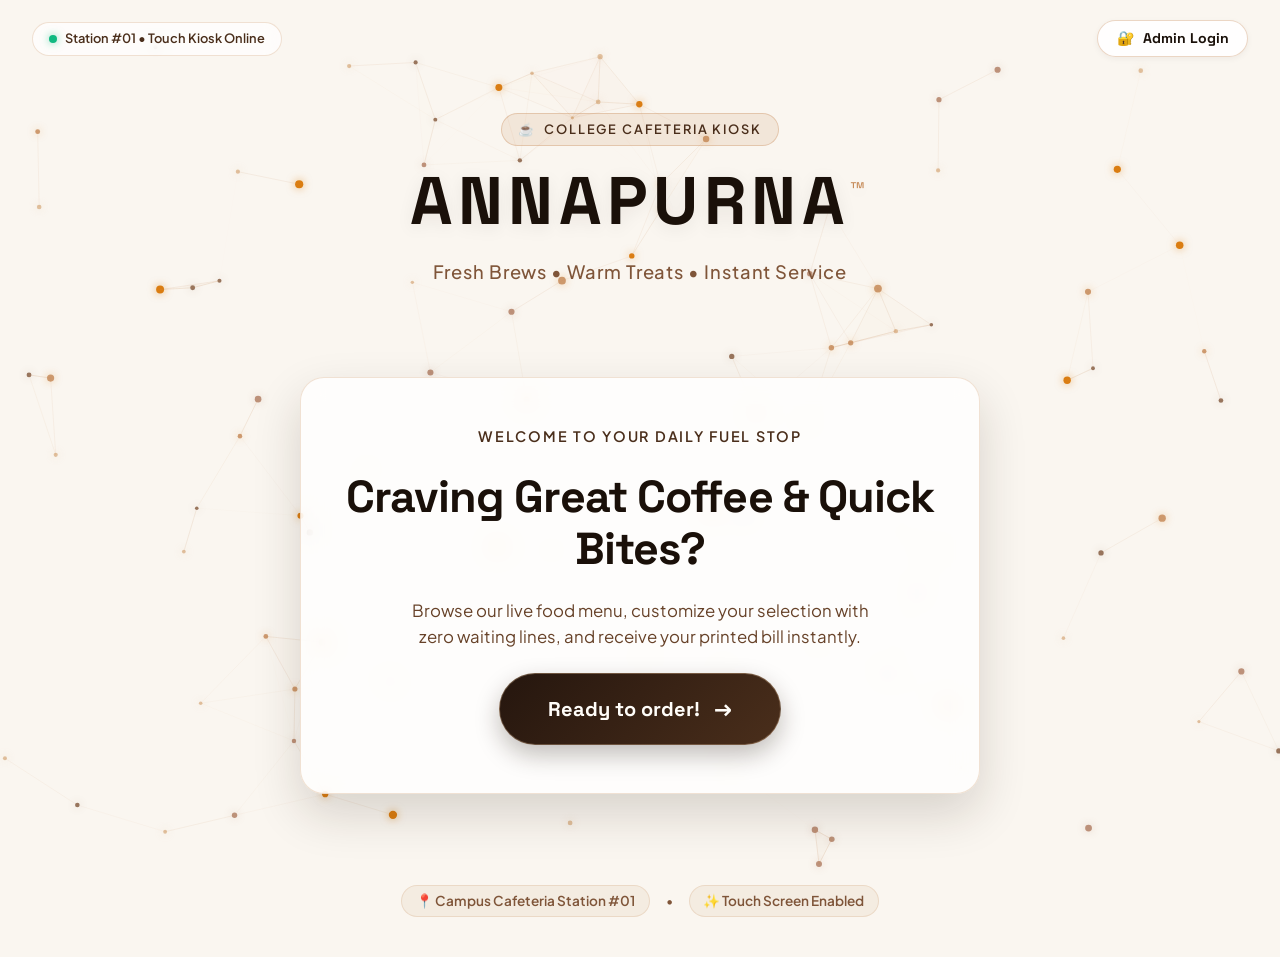
<file: src/main/resources/static/index.html>
<!DOCTYPE html>
<html lang="en">
<head>
  <meta charset="UTF-8">
  <meta name="viewport" content="width=device-width, initial-scale=1.0">
  <title>Annapurna - Welcome to Campus Cafeteria</title>
  <meta name="description" content="Welcome to the Annapurna campus cafeteria touch kiosk. Fresh brews, bakery treats, and quick meals.">
  <link rel="icon" href="data:image/svg+xml,%3Csvg%20xmlns=%22http://www.w3.org/2000/svg%22%20viewBox=%220%200%20100%20100%22%3E%3Ctext%20y=%22.9em%22%20font-size=%2290%22%3E%E2%98%95%3C/text%3E%3C/svg%3E">
  
  <link rel="preconnect" href="https://fonts.googleapis.com">
  <link rel="preconnect" href="https://fonts.gstatic.com" crossorigin>
  <link rel="stylesheet" href="https://fonts.googleapis.com/css2?family=Outfit:wght@400;500;600;700;800&family=Plus+Jakarta+Sans:wght@300;400;500;600;700&family=Space+Grotesk:wght@400;500;600;700&display=swap">

  <link rel="stylesheet" href="css/style.css">
</head>
<body>

  <!-- Dynamic Antigravity Canvas Particle Animation -->
  <canvas id="particle-canvas" aria-hidden="true"></canvas>

  <div class="page-wrapper">
    
    <!-- Top Utility Bar: Station Status & Admin Login Access -->
    <div class="welcome-top-bar">
      <div class="top-status-indicator">
        <span class="status-dot"></span>
        <span>Station #01 &bull; Touch Kiosk Online</span>
      </div>
      
      <!-- Admin Login Option at Top of Welcome Page -->
      <a href="login.html" class="btn-top-admin-login" id="top-admin-login-link" title="Cafeteria Staff &amp; Administrator Portal">
        <span>🔐</span>
        <span>Admin Login</span>
      </a>
    </div>

    <div class="welcome-container">
      
      <!-- Center Trademark Header -->
      <header class="welcome-trademark-header">
        <div class="trademark-badge">
          <span>☕</span>
          <span>College Cafeteria Kiosk</span>
        </div>
        <h1 class="trademark-title">ANNAPURNA<sup>&trade;</sup></h1>
        <p class="trademark-subtitle">Fresh Brews &bull; Warm Treats &bull; Instant Service</p>
      </header>

      <!-- Center Minimalist Hero Card -->
      <main class="welcome-hero" role="main">
        <span class="hero-tag">Welcome to Your Daily Fuel Stop</span>
        <h2 class="hero-heading">Craving Great Coffee &amp; Quick Bites?</h2>
        <p class="hero-desc">
          Browse our live food menu, customize your selection with zero waiting lines, and receive your printed bill instantly.
        </p>

        <!-- "Ready to order!" Button (Leads to Page 2: menu.html) -->
        <a href="menu.html" class="btn-ready-order" id="ready-order-btn" aria-label="Ready to order! Proceed to menu screen">
          <span>Ready to order!</span>
          <span style="font-size: 1.4rem;" aria-hidden="true">&rarr;</span>
        </a>
      </main>

      <!-- Bottom Status & Touch Indicator -->
      <footer class="welcome-footer">
        <span class="kiosk-pill">📍 Campus Cafeteria Station #01</span>
        <span>&bull;</span>
        <span class="kiosk-pill">✨ Touch Screen Enabled</span>
      </footer>

    </div>
  </div>

  <!-- Scripts -->
  <script src="js/particles.js"></script>
  <script src="js/auth.js"></script>
  <script>
    // If admin is already logged in, update top link to point directly to dashboard
    document.addEventListener('DOMContentLoaded', () => {
      const adminLink = document.getElementById('top-admin-login-link');
      if (adminLink && typeof AuthManager !== 'undefined' && AuthManager.isLoggedIn()) {
        adminLink.innerHTML = '<span>👑</span><span>Admin Dashboard</span>';
        adminLink.href = 'admin.html';
        adminLink.classList.add('logged-in');
      }
    });
  </script>
</body>
</html>
</file>
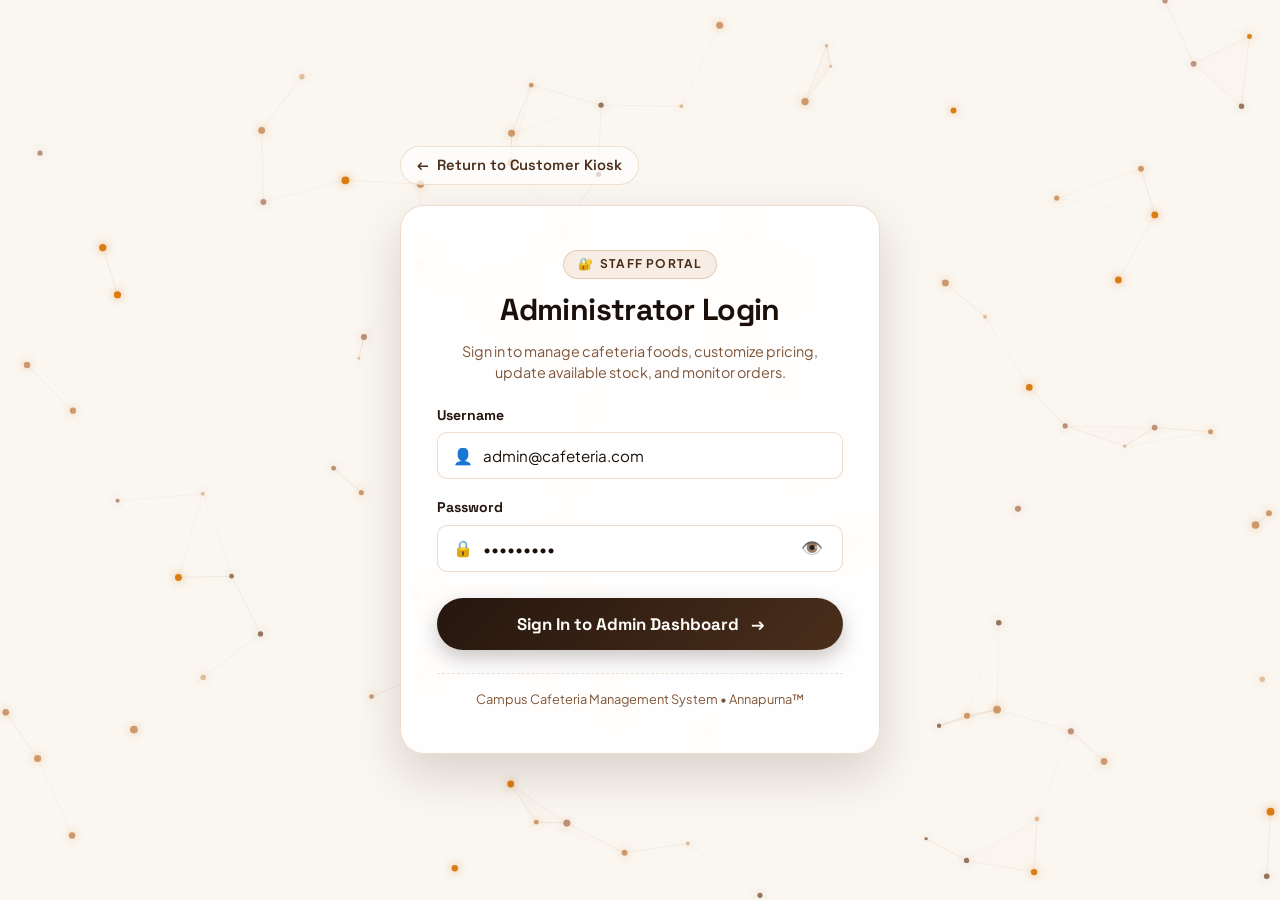
<file: src/main/resources/static/admin.html>
<!DOCTYPE html>
<html lang="en">
<head>
  <meta charset="UTF-8">
  <meta name="viewport" content="width=device-width, initial-scale=1.0">
  <title>Annapurna&trade; - Admin Menu Management Dashboard</title>
  <meta name="description" content="Manage food items, pricing, inventory stock counts, and cafeteria menu catalog.">
  <link rel="icon" href="data:image/svg+xml,%3Csvg%20xmlns=%22http://www.w3.org/2000/svg%22%20viewBox=%220%200%20100%20100%22%3E%3Ctext%20y=%22.9em%22%20font-size=%2290%22%3E%E2%98%95%3C/text%3E%3C/svg%3E">
  
  <link rel="preconnect" href="https://fonts.googleapis.com">
  <link rel="preconnect" href="https://fonts.gstatic.com" crossorigin>
  <link rel="stylesheet" href="https://fonts.googleapis.com/css2?family=Outfit:wght@400;500;600;700;800&family=Plus+Jakarta+Sans:wght@300;400;500;600;700&family=Space+Grotesk:wght@400;500;600;700&display=swap">

  <link rel="stylesheet" href="css/style.css">
</head>
<body class="admin-body">

  <div class="page-wrapper">
    <!-- Admin Top Header Navigation -->
    <header class="admin-header">
      <div class="admin-header-left">
        <span class="brand-badge">ANNAPURNA</span>
        <span class="admin-badge-pill">Menu Manager</span>
      </div>

      <div class="admin-header-right">
        <!-- Preview live customer touch kiosk -->
        <a href="menu.html" class="btn-preview-kiosk" title="View customer kiosk interface">
          <span>👁️</span>
          <span>View Live Kiosk Menu</span>
        </a>

        <!-- Logout button -->
        <button id="admin-logout-btn" class="btn-admin-logout" title="Sign out from admin panel">
          <span>🚪</span>
          <span>Logout</span>
        </button>
      </div>
    </header>

    <!-- Main Dashboard Container -->
    <main class="admin-main">
      <div class="admin-container">

        <!-- Metrics Overview Cards -->
        <section class="admin-metrics-grid" aria-label="Catalog Statistics">
          <div class="metric-card">
            <div class="metric-icon">📋</div>
            <div class="metric-info">
              <span class="metric-label">Total Catalog Items</span>
              <span class="metric-val" id="metric-total-items">0</span>
            </div>
          </div>

          <div class="metric-card">
            <div class="metric-icon" style="background: rgba(45, 106, 79, 0.15); color: var(--c-success);">✅</div>
            <div class="metric-info">
              <span class="metric-label">Active / In Stock</span>
              <span class="metric-val" id="metric-in-stock">0</span>
            </div>
          </div>

          <div class="metric-card">
            <div class="metric-icon" style="background: rgba(158, 42, 43, 0.15); color: var(--c-danger);">⚠️</div>
            <div class="metric-info">
              <span class="metric-label">Out of Stock (Hidden)</span>
              <span class="metric-val" id="metric-out-stock">0</span>
            </div>
          </div>

          <div class="metric-card">
            <div class="metric-icon">☕</div>
            <div class="metric-info">
              <span class="metric-label">Categories</span>
              <span class="metric-val">4 Active</span>
            </div>
          </div>
        </section>

        <!-- Management Action Bar -->
        <section class="admin-action-bar">
          <div class="admin-action-left">
            <!-- Add New Food Item Button -->
            <button id="btn-open-add-modal" class="btn-add-food-item">
              <span>+</span>
              <span>Add New Food Item</span>
            </button>

            <!-- Reset to Defaults Helper -->
            <button id="btn-reset-menu" class="btn-secondary-action" title="Reset catalog to standard sample inventory">
              <span>↺</span>
              <span>Reset Defaults</span>
            </button>
          </div>

          <div class="admin-action-right">
            <!-- Real-time Search Box -->
            <div class="admin-search-box">
              <span>🔍</span>
              <input type="text" id="admin-search-input" placeholder="Search by food name or badge..." aria-label="Search menu items">
            </div>
          </div>
        </section>

        <!-- Category Filter Tabs -->
        <nav class="category-filter-bar admin-filter-bar" aria-label="Filter by category">
          <button class="filter-tab active" data-category="all">✨ All Items</button>
          <button class="filter-tab" data-category="hot-brews">☕ Hot Brews</button>
          <button class="filter-tab" data-category="cold-sips">🥤 Cold Sips</button>
          <button class="filter-tab" data-category="bakery">🥐 Bakery &amp; Treats</button>
          <button class="filter-tab" data-category="quick-meals">🥪 Quick Meals</button>
        </nav>

        <!-- Menu Management Items Table -->
        <section class="admin-table-container">
          <table class="admin-table" aria-label="Food Items Management Table">
            <thead>
              <tr>
                <th style="width: 75px;">Photo</th>
                <th>Food Item Name &amp; Description</th>
                <th>Category</th>
                <th>Price (₹)</th>
                <th>Available Stock</th>
                <th>Status</th>
                <th style="text-align: right;">Actions</th>
              </tr>
            </thead>
            <tbody id="admin-items-tbody">
              <!-- Dynamically populated rows -->
            </tbody>
          </table>
        </section>

      </div>
    </main>
  </div>

  <!-- ADD / EDIT FOOD ITEM MODAL -->
  <div class="modal-overlay" id="food-modal" aria-hidden="true" role="dialog" aria-modal="true">
    <div class="modal-card">
      <div class="modal-header">
        <h2 class="modal-title" id="modal-title">Add New Food Item</h2>
        <button class="btn-close-modal" id="btn-close-modal" aria-label="Close modal">&times;</button>
      </div>

      <form id="food-item-form" class="modal-form" novalidate>
        <input type="hidden" id="form-item-id">

        <div class="form-grid-2">
          <!-- Food Name -->
          <div class="form-group">
            <label for="form-item-name" class="form-label">Food Item Name *</label>
            <input type="text" id="form-item-name" class="form-input" placeholder="e.g. Vanilla Cold Foam Cold Brew" required>
          </div>

          <!-- Category -->
          <div class="form-group">
            <label for="form-item-category" class="form-label">Category *</label>
            <select id="form-item-category" class="form-select" required>
              <option value="hot-brews">☕ Hot Brews</option>
              <option value="cold-sips">🥤 Cold Sips</option>
              <option value="bakery">🥐 Bakery &amp; Treats</option>
              <option value="quick-meals">🥪 Quick Meals</option>
            </select>
          </div>
        </div>

        <div class="form-grid-2">
          <!-- Price -->
          <div class="form-group">
            <label for="form-item-price" class="form-label">Price (₹) *</label>
            <input type="number" id="form-item-price" class="form-input" min="1" step="1" placeholder="e.g. 95" required>
          </div>

          <!-- Available Count -->
          <div class="form-group">
            <label for="form-item-stock" class="form-label">Available Stock Count *</label>
            <input type="number" id="form-item-stock" class="form-input" min="0" step="1" placeholder="e.g. 20" required>
            <small class="form-hint">Set to 0 to hide from customer kiosk</small>
          </div>
        </div>

        <div class="form-grid-2">
          <!-- Special Badge -->
          <div class="form-group">
            <label for="form-item-badge" class="form-label">Badge Tag (Optional)</label>
            <input type="text" id="form-item-badge" class="form-input" placeholder="e.g. Bestseller, Chef Pick, Vegan">
          </div>

          <!-- Image URL -->
          <div class="form-group">
            <label for="form-item-image" class="form-label">Food Image URL</label>
            <input type="url" id="form-item-image" class="form-input" placeholder="https://images.unsplash.com/..." required>
          </div>
        </div>

        <!-- Image Presets for Fast Adding -->
        <div class="image-presets-section">
          <span class="presets-label">Quick Image Presets:</span>
          <div class="presets-btn-bar">
            <button type="button" class="btn-preset" data-url="https://images.unsplash.com/photo-1510591509098-f4fdc6d0ff04?auto=format&fit=crop&w=600&q=80">☕ Espresso</button>
            <button type="button" class="btn-preset" data-url="https://images.unsplash.com/photo-1572442388796-11668a67e53d?auto=format&fit=crop&w=600&q=80">🥛 Cappuccino</button>
            <button type="button" class="btn-preset" data-url="https://images.unsplash.com/photo-1517701604599-bb29b565090c?auto=format&fit=crop&w=600&q=80">🧊 Cold Brew</button>
            <button type="button" class="btn-preset" data-url="https://images.unsplash.com/photo-1555507036-ab1f4038808a?auto=format&fit=crop&w=600&q=80">🥐 Croissant</button>
            <button type="button" class="btn-preset" data-url="https://images.unsplash.com/photo-1586985289688-ca3cf47d3e6e?auto=format&fit=crop&w=600&q=80">🧁 Muffin</button>
            <button type="button" class="btn-preset" data-url="https://images.unsplash.com/photo-1528735602780-2552fd46c7af?auto=format&fit=crop&w=600&q=80">🥪 Sandwich</button>
            <button type="button" class="btn-preset" data-url="https://images.unsplash.com/photo-1626777552726-4a6b54c97e46?auto=format&fit=crop&w=600&q=80">🌯 Roll / Wrap</button>
          </div>
        </div>

        <!-- Description -->
        <div class="form-group">
          <label for="form-item-desc" class="form-label">Description</label>
          <textarea id="form-item-desc" class="form-textarea" rows="2" placeholder="Brief description of flavors, ingredients, and preparation..."></textarea>
        </div>

        <!-- Modal Footer Actions -->
        <div class="modal-actions">
          <button type="button" class="btn-secondary-action" id="btn-cancel-modal">Cancel</button>
          <button type="submit" class="btn-ready-order" style="padding: 0.75rem 2rem; font-size: 1rem;">
            <span>Save Food Item</span>
          </button>
        </div>
      </form>
    </div>
  </div>

  <!-- Scripts -->
  <script src="js/auth.js"></script>
  <script src="js/data.js"></script>
  <script>
    // Enforce Admin Authentication
    AuthManager.requireAdmin();

    document.addEventListener('DOMContentLoaded', () => {
      const tbody = document.getElementById('admin-items-tbody');
      const searchInput = document.getElementById('admin-search-input');
      const filterTabs = document.querySelectorAll('.admin-filter-bar .filter-tab');
      const logoutBtn = document.getElementById('admin-logout-btn');
      const resetBtn = document.getElementById('btn-reset-menu');

      // Modal elements
      const modal = document.getElementById('food-modal');
      const openAddBtn = document.getElementById('btn-open-add-modal');
      const closeModalBtn = document.getElementById('btn-close-modal');
      const cancelModalBtn = document.getElementById('btn-cancel-modal');
      const modalTitle = document.getElementById('modal-title');
      const foodForm = document.getElementById('food-item-form');
      const itemIdInput = document.getElementById('form-item-id');
      const itemNameInput = document.getElementById('form-item-name');
      const itemCatInput = document.getElementById('form-item-category');
      const itemPriceInput = document.getElementById('form-item-price');
      const itemStockInput = document.getElementById('form-item-stock');
      const itemBadgeInput = document.getElementById('form-item-badge');
      const itemImageInput = document.getElementById('form-item-image');
      const itemDescInput = document.getElementById('form-item-desc');
      const presetButtons = document.querySelectorAll('.btn-preset');

      // Metric elements
      const metricTotal = document.getElementById('metric-total-items');
      const metricInStock = document.getElementById('metric-in-stock');
      const metricOutStock = document.getElementById('metric-out-stock');

      let currentCategory = 'all';
      let searchQuery = '';

      // Logout
      logoutBtn.addEventListener('click', () => {
        if (confirm('Are you sure you want to log out from the admin control panel?')) {
          AuthManager.logout();
        }
      });

      // Quick Image Preset click handler
      presetButtons.forEach(btn => {
        btn.addEventListener('click', () => {
          itemImageInput.value = btn.dataset.url;
        });
      });

      // Reset Catalog to defaults
      resetBtn.addEventListener('click', () => {
        if (confirm('Reset cafeteria menu to default sample inventory? Any custom items added will be replaced.')) {
          resetMenuToDefaults();
          renderAdminTable();
        }
      });

      // Render Admin Table and Metrics
      function renderAdminTable() {
        const allItems = getMenuItems();

        // Update top metrics
        const inStockCount = allItems.filter(i => i.availableCount > 0).length;
        const outStockCount = allItems.filter(i => i.availableCount <= 0).length;
        metricTotal.textContent = allItems.length;
        metricInStock.textContent = inStockCount;
        metricOutStock.textContent = outStockCount;

        // Filter items
        const filtered = allItems.filter(item => {
          const matchCat = currentCategory === 'all' || item.category === currentCategory;
          const matchSearch = !searchQuery || 
            item.name.toLowerCase().includes(searchQuery.toLowerCase()) || 
            (item.badge && item.badge.toLowerCase().includes(searchQuery.toLowerCase()));
          return matchCat && matchSearch;
        });

        tbody.innerHTML = '';

        if (filtered.length === 0) {
          tbody.innerHTML = `
            <tr>
              <td colspan="7" style="text-align: center; padding: 3rem 1rem; color: var(--c-roast);">
                <p style="font-weight: 600; font-size: 1.1rem;">No matching food items found.</p>
                <p style="font-size: 0.9rem; margin-top: 0.5rem;">Click "+ Add New Food Item" to create one.</p>
              </td>
            </tr>
          `;
          return;
        }

        filtered.forEach(item => {
          const tr = document.createElement('tr');
          tr.id = `row-${item.id}`;

          const isOutOfStock = item.availableCount <= 0;
          const isLowStock = item.availableCount > 0 && item.availableCount <= 5;

          const statusBadge = isOutOfStock
            ? '<span class="status-pill-badge out-stock">⚠️ Out of Stock (Hidden)</span>'
            : (isLowStock 
              ? '<span class="status-pill-badge low-stock">Low Stock</span>' 
              : '<span class="status-pill-badge in-stock">✓ Available</span>');

          const categoryNames = {
            'hot-brews': '☕ Hot Brews',
            'cold-sips': '🥤 Cold Sips',
            'bakery': '🥐 Bakery &amp; Treats',
            'quick-meals': '🥪 Quick Meals'
          };

          tr.innerHTML = `
            <td>
              <img src="${item.image}" alt="${item.name}" class="admin-thumb-img" onerror="this.src='https://images.unsplash.com/photo-1501339847302-ac426a4a7cbb?auto=format&fit=crop&w=150&q=80'">
            </td>
            <td>
              <div class="admin-item-title-wrap">
                <span class="admin-item-name">${item.name}</span>
                ${item.badge ? `<span class="food-badge" style="position: static; font-size: 0.65rem;">${item.badge}</span>` : ''}
              </div>
              <p class="admin-item-desc">${item.description || ''}</p>
            </td>
            <td>
              <span class="category-tag">${categoryNames[item.category] || item.category}</span>
            </td>
            <td class="admin-price-cell">
              ₹${item.price}
            </td>
            <td>
              <div class="admin-stock-adjuster">
                <button class="stock-btn" onclick="handleStockAdjust('${item.id}', -1)" title="Decrease stock">−</button>
                <span class="stock-display ${isOutOfStock ? 'zero' : ''}">${item.availableCount}</span>
                <button class="stock-btn" onclick="handleStockAdjust('${item.id}', 1)" title="Increase stock">+</button>
              </div>
            </td>
            <td>
              ${statusBadge}
            </td>
            <td style="text-align: right;">
              <div class="admin-row-actions">
                <button class="btn-edit-item" onclick="handleOpenEditModal('${item.id}')" title="Edit details &amp; price">
                  ✏️ Edit
                </button>
                <button class="btn-delete-item" onclick="handleDeleteItem('${item.id}')" title="Delete food item">
                  🗑️ Delete
                </button>
              </div>
            </td>
          `;

          tbody.appendChild(tr);
        });
      }

      // Quick stock increment/decrement
      window.handleStockAdjust = (id, delta) => {
        const item = getMenuItemById(id);
        if (item) {
          const newStock = Math.max(0, item.availableCount + delta);
          updateItemStock(id, newStock);
          renderAdminTable();
        }
      };

      // Delete item
      window.handleDeleteItem =  async (id) => {
        const item = getMenuItemById(id);
        if (!item) return;

        const confirmDelete = confirm(`Are you sure you want to permanently delete "${item.name}" from the menu?`);
        if (!confirmDelete) return;

        await deleteMenuItem(id);
        renderAdminTable();
      };

      // Open Edit Modal
      window.handleOpenEditModal = (id) => {
        const item = getMenuItemById(id);
        if (!item) return;

        modalTitle.textContent = `Edit Food Item: ${item.name}`;
        itemIdInput.value = item.id;
        itemNameInput.value = item.name;
        itemCatInput.value = item.category;
        itemPriceInput.value = item.price;
        itemStockInput.value = item.availableCount;
        itemBadgeInput.value = item.badge || '';
        itemImageInput.value = item.image;
        itemDescInput.value = item.description || '';

        openModal();
      };

      // Open Add Modal
      openAddBtn.addEventListener('click', () => {
        modalTitle.textContent = 'Add New Food Item';
        foodForm.reset();
        itemIdInput.value = '';
        itemStockInput.value = 15;
        itemImageInput.value = 'https://images.unsplash.com/photo-1510591509098-f4fdc6d0ff04?auto=format&fit=crop&w=600&q=80';
        openModal();
      });

      function openModal() {
        modal.classList.add('active');
        itemNameInput.focus();
      }

      function closeModal() {
        modal.classList.remove('active');
      }

      closeModalBtn.addEventListener('click', closeModal);
      cancelModalBtn.addEventListener('click', closeModal);

      // Close modal on outside click
      modal.addEventListener('click', (e) => {
        if (e.target === modal) closeModal();
      });

      // Save Food Item Form (Add or Edit)
      foodForm.addEventListener('submit', async (e) => {
        e.preventDefault();

        const name = itemNameInput.value.trim();
        const category = itemCatInput.value;
        const price = Number(itemPriceInput.value);
        const stock = Number(itemStockInput.value);
        const badge = itemBadgeInput.value.trim();
        const image = itemImageInput.value.trim();
        const description = itemDescInput.value.trim();
        const editingId = itemIdInput.value;
        const categoryMap = {
    "hot-brews": 1,
    "cold-sips": 2,
    "bakery": 3,
    "quick-meals": 4
};

const categoryId = categoryMap[category];

        if (!name) {
          alert('Please enter a food item name.');
          return;
        }

        if (isNaN(price) || price < 1) {
          alert('Please enter a valid price (minimum ₹1).');
          return;
        }

        if (isNaN(stock) || stock < 0) {
          alert('Please enter a valid available stock count (0 or greater).');
          return;
        }

        if (editingId) {
          // Update existing item
          updateMenuItem(editingId, {
            name,
            category,
            price,
            availableCount: stock,
            badge: badge || null,
            image,
            description
          });
        } else {
          // Add new item
          await addMenuItem({
    name,
    category,
    categoryId,
    price,
    availableCount: stock,
    badge: badge || null,
    image,
    description
});
        }

       await fetchMenuFromJavaBackend();
closeModal();
renderAdminTable();
      });

      // Search bar
      searchInput.addEventListener('input', (e) => {
        searchQuery = e.target.value.trim();
        renderAdminTable();
      });

      // Category filter tabs
      filterTabs.forEach(tab => {
        tab.addEventListener('click', () => {
          filterTabs.forEach(t => t.classList.remove('active'));
          tab.classList.add('active');
          currentCategory = tab.dataset.category;
          renderAdminTable();
        });
      });

      // Initial render
      fetchMenuFromJavaBackend().then(() => {
    renderAdminTable();
});
    });
  </script>
</body>
</html>
</file>
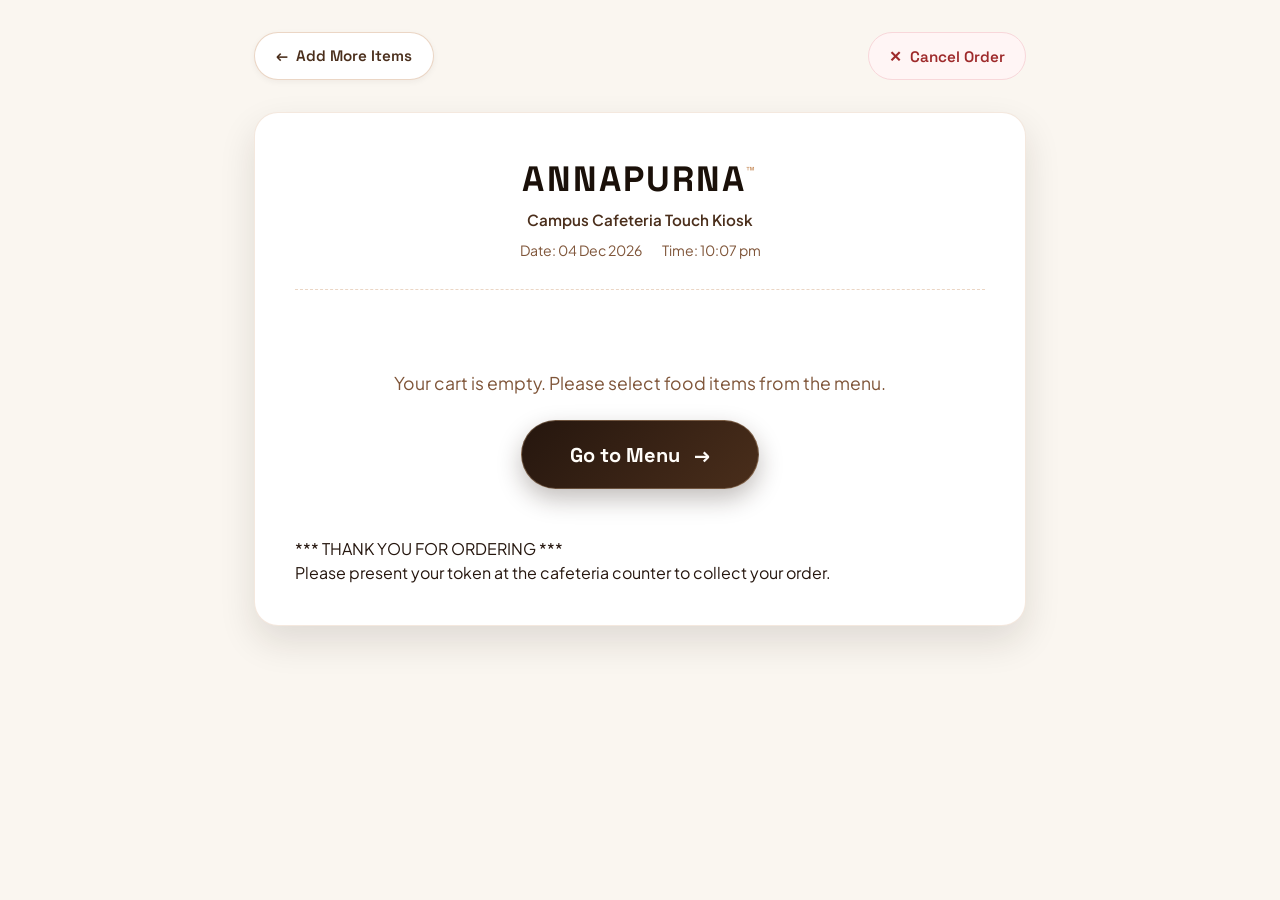
<file: src/main/resources/static/billing.html>
<!DOCTYPE html>
<html lang="en">
<head>
  <meta charset="UTF-8">
  <meta name="viewport" content="width=device-width, initial-scale=1.0">
  <title>Annapurna&trade; - Order Receipt &amp; Billing</title>
  <meta name="description" content="View items added, quantities, unit prices, subtotal, and print order bill.">
  <link rel="icon" href="data:image/svg+xml,%3Csvg%20xmlns=%22http://www.w3.org/2000/svg%22%20viewBox=%220%200%20100%20100%22%3E%3Ctext%20y=%22.9em%22%20font-size=%2290%22%3E%E2%98%95%3C/text%3E%3C/svg%3E">
  
  <link rel="preconnect" href="https://fonts.googleapis.com">
  <link rel="preconnect" href="https://fonts.gstatic.com" crossorigin>
  <link rel="stylesheet" href="https://fonts.googleapis.com/css2?family=Outfit:wght@400;500;600;700;800&family=Plus+Jakarta+Sans:wght@300;400;500;600;700&family=Space+Grotesk:wght@400;500;600;700&display=swap">

  <link rel="stylesheet" href="css/style.css">
  <link rel="stylesheet" href="css/print.css" media="print">
</head>
<body>

  <div class="page-wrapper">
    <div class="billing-wrapper">
      
      <!-- Top Navigation Bar -->
      <div class="billing-header-bar">
        <a href="menu.html" class="btn-cancel-billing" aria-label="Modify items in menu">
          <span>&larr;</span>
          <span>Add More Items</span>
        </a>
        <button id="cancel-order-billing-btn" class="btn-cancel-menu" aria-label="Clear cart and return to home">
          <span>&#x2715;</span>
          <span>Cancel Order</span>
        </button>
      </div>

      <!-- Bill Receipt Card -->
      <main class="billing-card" id="billing-card" role="main">
        
        <!-- Receipt Header -->
        <div class="bill-receipt-header">
          <h1 class="receipt-cafe-title">ANNAPURNA<sup>&trade;</sup></h1>
          <p style="font-size: 0.95rem; color: var(--c-mocha); font-weight: 600; margin-top: 0.2rem;">
            Campus Cafeteria Touch Kiosk
          </p>
          <div class="receipt-meta">
            <span id="receipt-date">Date: --</span>
            <span id="receipt-time">Time: --</span>
          </div>
        </div>

        <!-- Invisible Lines Table Container -->
        <div id="bill-content-container">
          <table class="billing-table" aria-label="Selected food items billing table">
            <thead>
              <tr>
                <th class="col-item">Item Name</th>
                <th class="col-qty">Quantity</th>
                <th class="col-price">Unit Price</th>
                <th class="col-subtotal">Subtotal</th>
              </tr>
            </thead>
            <tbody id="billing-items-body">
              <!-- Dynamically populated bill rows -->
            </tbody>
          </table>

          <!-- Bill Summary Section -->
          <div class="bill-summary-section">
            <div class="summary-row">
              <span>Items Total Count</span>
              <span id="bill-total-count" style="font-weight: 700;">0</span>
            </div>
            <div class="summary-row">
              <span>Cafeteria Service Tax</span>
              <span>₹0 (Included)</span>
            </div>
            <div class="summary-row grand-total">
              <span>Total Price of Your Order</span>
              <span class="grand-total-amount" id="bill-grand-total">₹0</span>
            </div>
          </div>

          <!-- Bottom Action Buttons -->
          <div class="billing-actions">
            <button class="btn-print-bill" id="btn-print-proceed" aria-label="Print order bill and complete checkout">
              <span>Print Bill</span>
              <span style="font-size: 1.3rem;">🖨️</span>
            </button>
          </div>
        </div>

        <!-- Empty Bill Placeholder -->
        <div class="empty-bill-state" id="empty-bill-view" style="display: none;">
          <p>Your cart is empty. Please select food items from the menu.</p>
          <a href="menu.html" class="btn-ready-order" style="display: inline-flex;">
            <span>Go to Menu</span>
            <span>&rarr;</span>
          </a>
        </div>

        <!-- Thermal Print Only Receipt Footer -->
        <div class="print-receipt-footer">
          <p>*** THANK YOU FOR ORDERING ***</p>
          <p>Please present your token at the cafeteria counter to collect your order.</p>
        </div>

      </main>

    </div>
  </div>

  <!-- Scripts -->
  <script src="js/data.js"></script>
  <script src="js/cart.js"></script>
  <script>
    document.addEventListener('DOMContentLoaded', () => {
      const tbody = document.getElementById('billing-items-body');
      const totalCountEl = document.getElementById('bill-total-count');
      const grandTotalEl = document.getElementById('bill-grand-total');
      const printBtn = document.getElementById('btn-print-proceed');
      const cancelBtn = document.getElementById('cancel-order-billing-btn');
      const billContainer = document.getElementById('bill-content-container');
      const emptyView = document.getElementById('empty-bill-view');

      // Set live date and time
      const now = new Date();
      document.getElementById('receipt-date').textContent = 'Date: ' + now.toLocaleDateString('en-IN', {
        day: '2-digit', month: 'short', year: 'numeric'
      });
      document.getElementById('receipt-time').textContent = 'Time: ' + now.toLocaleTimeString('en-IN', {
        hour: '2-digit', minute: '2-digit', hour12: true
      });

      function renderBill() {
        const summary = CartManager.getCartSummary();

        if (summary.totalItems === 0) {
          billContainer.style.display = 'none';
          emptyView.style.display = 'block';
          return;
        }

        billContainer.style.display = 'block';
        emptyView.style.display = 'none';
        tbody.innerHTML = '';

        summary.items.forEach(line => {
          const tr = document.createElement('tr');
          tr.innerHTML = `
            <td class="col-item">${line.name}</td>
            <td class="col-qty">${line.quantity}</td>
            <td class="col-price">₹${line.unitPrice}</td>
            <td class="col-subtotal">₹${line.subtotal}</td>
          `;
          tbody.appendChild(tr);
        });

        totalCountEl.textContent = summary.totalItems;
        grandTotalEl.textContent = '₹' + summary.totalPrice;
      }

      // Cancel button
      cancelBtn.addEventListener('click', () => {
        const confirmCancel = confirm("Are you sure you want to cancel this order? All items will be removed.");
        if (!confirmCancel) return;
        CartManager.clearCart();
        window.location.href = 'index.html';
      });

      // 3. PRINT BUTTON: PRINTS THE BILL, CLEARS CART/DEDUCTS STOCK, AND FOLLOWS TO NEXT PAGE
      printBtn.addEventListener('click', async () => {
        printBtn.disabled = true;
        printBtn.style.opacity = '0.7';

        // 1. Process checkout (generates order token, deducts stock, dispatches to Java backend)
        const orderResult = await CartManager.checkoutOrder();
        if (!orderResult.success) {
          alert(orderResult.message || 'Could not process order.');
          printBtn.disabled = false;
          printBtn.style.opacity = '1';
          return;
        }

        // 2. Trigger browser print dialog for the thermal bill
        window.print();

        // 3. Immediately transition to Page 4: thankyou.html
        window.location.href = 'thankyou.html';
      });

      renderBill();
    });
  </script>
</body>
</html>
</file>
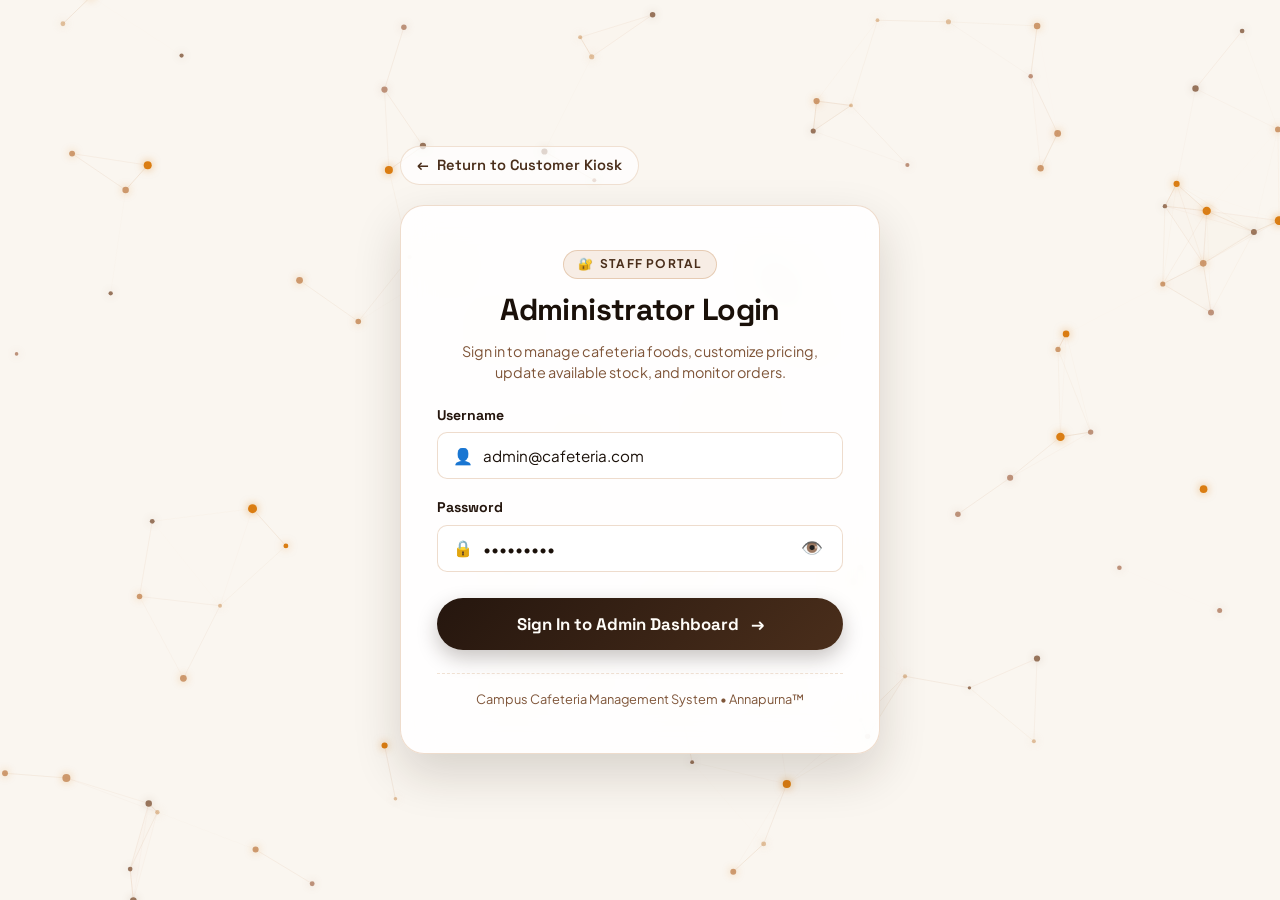
<file: src/main/resources/static/login.html>
<!DOCTYPE html>
<html lang="en">
<head>
  <meta charset="UTF-8">
  <meta name="viewport" content="width=device-width, initial-scale=1.0">
  <title>Annapurna&trade; - Administrator Login</title>
  <meta name="description" content="Secure administrative login for Annapurna Cafeteria staff to manage menu items, pricing, and stock.">
  <link rel="icon" href="data:image/svg+xml,%3Csvg%20xmlns=%22http://www.w3.org/2000/svg%22%20viewBox=%220%200%20100%20100%22%3E%3Ctext%20y=%22.9em%22%20font-size=%2290%22%3E%E2%98%95%3C/text%3E%3C/svg%3E">
  
  <link rel="preconnect" href="https://fonts.googleapis.com">
  <link rel="preconnect" href="https://fonts.gstatic.com" crossorigin>
  <link rel="stylesheet" href="https://fonts.googleapis.com/css2?family=Outfit:wght@400;500;600;700;800&family=Plus+Jakarta+Sans:wght@300;400;500;600;700&family=Space+Grotesk:wght@400;500;600;700&display=swap">

  <link rel="stylesheet" href="css/style.css">
</head>
<body>

  <!-- Dynamic Antigravity Canvas Particle Animation -->
  <canvas id="particle-canvas" aria-hidden="true"></canvas>

  <div class="page-wrapper">
    <div class="login-container">

      <!-- Return to Kiosk Top Link -->
      <div class="login-top-nav">
        <a href="index.html" class="btn-return-kiosk-link">
          <span>&larr;</span>
          <span>Return to Customer Kiosk</span>
        </a>
      </div>

      <!-- Login Card -->
      <main class="login-card" role="main">
        <div class="login-card-header">
          <div class="admin-badge-pill">
            <span>🔐</span>
            <span>Staff Portal</span>
          </div>
          <h1 class="login-title">Administrator Login</h1>
          <p class="login-subtitle">
            Sign in to manage cafeteria foods, customize pricing, update available stock, and monitor orders.
          </p>
        </div>

       

        <!-- Error Banner -->
        <div class="login-error-banner" id="login-error-banner" style="display: none;" role="alert">
          <span id="login-error-text">Invalid credentials.</span>
        </div>

        <!-- Login Form -->
        <form id="admin-login-form" class="login-form" novalidate>
          <div class="form-group">
            <label for="admin-username" class="form-label">Username</label>
            <div class="input-wrapper">
              <span class="input-icon">👤</span>
              <input 
                type="text" 
                id="admin-username" 
                class="form-input" 
                placeholder="Enter admin username" 
                value="admin@cafeteria.com"
                required 
                autocomplete="username"
              >
            </div>
          </div>

          <div class="form-group">
            <label for="admin-password" class="form-label">Password</label>
            <div class="input-wrapper">
              <span class="input-icon">🔒</span>
              <input 
                type="password" 
                id="admin-password" 
                class="form-input" 
                placeholder="Enter password" 
                value="Asiet@123"
                required 
                autocomplete="current-password"
              >
              <button type="button" class="btn-toggle-password" id="toggle-password-btn" aria-label="Toggle password visibility">
                👁️
              </button>
            </div>
          </div>

          <button type="submit" class="btn-login-submit" id="btn-login-submit">
            <span>Sign In to Admin Dashboard</span>
            <span>&rarr;</span>
          </button>
        </form>

        <div class="login-card-footer">
          <p>Campus Cafeteria Management System &bull; Annapurna&trade;</p>
        </div>
      </main>

    </div>
  </div>

  <!-- Scripts -->
  <script src="js/particles.js"></script>
  <script src="js/auth.js"></script>
  <script>
    document.addEventListener('DOMContentLoaded', () => {
      // If already logged in, redirect directly to admin.html
      if (AuthManager.isLoggedIn()) {
        window.location.href = 'admin.html';
        return;
      }

      const form = document.getElementById('admin-login-form');
      const usernameInput = document.getElementById('admin-username');
      const passwordInput = document.getElementById('admin-password');
      const errorBanner = document.getElementById('login-error-banner');
      const errorText = document.getElementById('login-error-text');
      const togglePasswordBtn = document.getElementById('toggle-password-btn');

      // Password visibility toggle
      togglePasswordBtn.addEventListener('click', () => {
        const type = passwordInput.getAttribute('type') === 'password' ? 'text' : 'password';
        passwordInput.setAttribute('type', type);
      });

      // Handle form submission
      form.addEventListener('submit', (e) => {
        e.preventDefault();
        const username = usernameInput.value.trim();
        const password = passwordInput.value.trim();

        if (!username || !password) {
          showError('Please enter both username and password.');
          return;
        }

        const result = AuthManager.login(username, password);
        if (result.success) {
          // Redirect to Admin Dashboard
          window.location.href = 'admin.html';
        } else {
          showError(result.message || 'Invalid username or password.');
          passwordInput.value = '';
          passwordInput.focus();
        }
      });

      function showError(msg) {
        errorText.textContent = msg;
        errorBanner.style.display = 'flex';
        errorBanner.classList.add('shake');
        setTimeout(() => errorBanner.classList.remove('shake'), 500);
      }
    });
  </script>
</body>
</html>
</file>
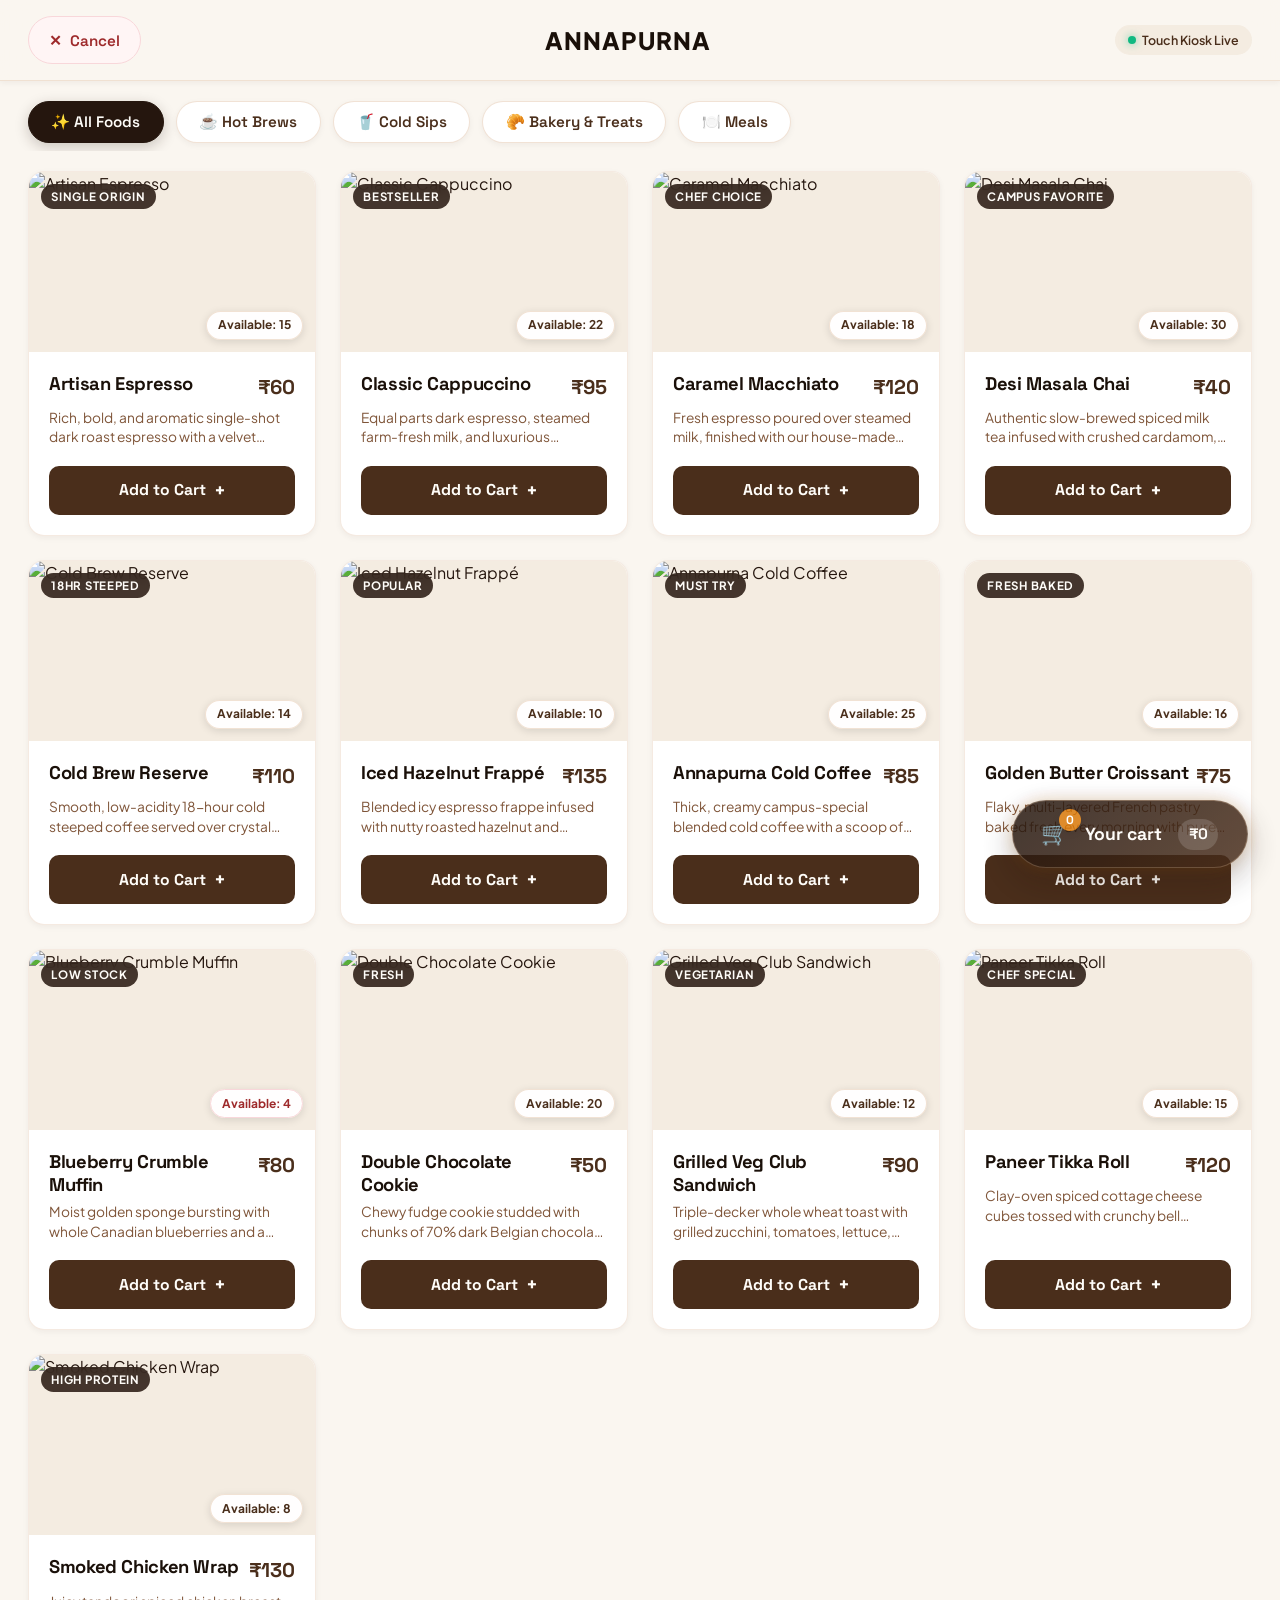
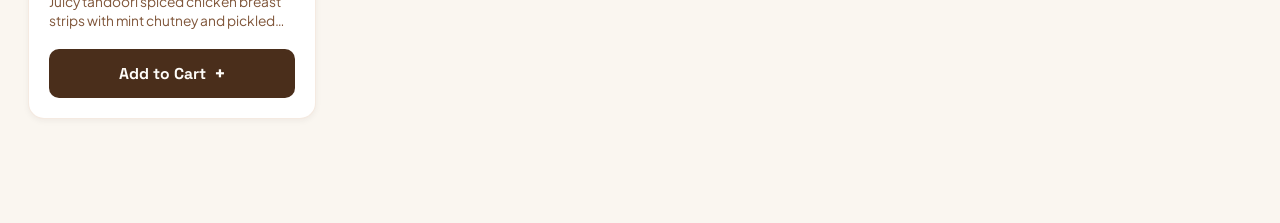
<file: src/main/resources/static/menu.html>
<!DOCTYPE html>
<html lang="en">
<head>
  <meta charset="UTF-8">
  <meta name="viewport" content="width=device-width, initial-scale=1.0">
  <title>Annapurna&trade; - Kiosk Menu</title>
  <meta name="description" content="Select freshly prepared cafeteria meals, coffees, and snacks from the Annapurna vending touch kiosk.">
  <link rel="icon" href="data:image/svg+xml,%3Csvg%20xmlns=%22http://www.w3.org/2000/svg%22%20viewBox=%220%200%20100%20100%22%3E%3Ctext%20y=%22.9em%22%20font-size=%2290%22%3E%E2%98%95%3C/text%3E%3C/svg%3E">
  
  <link rel="preconnect" href="https://fonts.googleapis.com">
  <link rel="preconnect" href="https://fonts.gstatic.com" crossorigin>
  <link rel="stylesheet" href="https://fonts.googleapis.com/css2?family=Outfit:wght@400;500;600;700;800&family=Plus+Jakarta+Sans:wght@300;400;500;600;700&family=Space+Grotesk:wght@400;500;600;700&display=swap">

  <link rel="stylesheet" href="css/style.css">
  <link rel="stylesheet" href="css/print.css" media="print">
</head>
<body>

  <div class="page-wrapper">
    <!-- Kiosk Top Header Bar -->
    <header class="menu-header">
      <!-- Page 2 Cancel Button (Deletes user entries & returns to Welcome Page) -->
      <button id="cancel-order-btn" class="btn-cancel-menu" aria-label="Cancel order and return to welcome page">
        <span aria-hidden="true">&#x2715;</span>
        <span>Cancel</span>
      </button>

      <!-- Center Trademark Header -->
      <div class="menu-header-brand">
        <span class="brand-badge">ANNAPURNA</span>
      </div>

      <!-- Kiosk Status indicator & Admin shortcut if logged in -->
      <div style="display: flex; align-items: center; gap: 0.6rem;">
        <a href="admin.html" id="admin-return-kiosk-btn" class="btn-top-admin-login" style="display: none; padding: 0.35rem 0.85rem; font-size: 0.8rem;" title="Return to Admin Panel">
          <span>👑</span>
          <span>Admin</span>
        </a>
        <div class="header-status-badge">
          <span class="status-dot"></span>
          <span id="kiosk-status-text">Touch Kiosk Live</span>
        </div>
      </div>
    </header>

    <!-- Category Filter Bar for Quick Touch Navigation -->
    <nav class="category-filter-bar" aria-label="Food Categories">
      <button class="filter-tab active" data-category="all">
        <span>✨ All Foods</span>
      </button>
      <button class="filter-tab" data-category="hot-brews">
        <span>☕ Hot Brews</span>
      </button>
      <button class="filter-tab" data-category="cold-sips">
        <span>🥤 Cold Sips</span>
      </button>
      <button class="filter-tab" data-category="bakery">
        <span>🥐 Bakery &amp; Treats</span>
      </button>
      <button class="filter-tab" data-category="quick-meals">
        <span>🍽️ Meals</span>
      </button>
    </nav>

    <!-- Main Vending Machine Display Grid -->
    <main class="menu-main-content">
      <div class="vending-grid" id="vending-grid" role="region" aria-label="Available Foods List">
        <!-- Dynamically rendered available foods -->
      </div>
    </main>

    <!-- Bottom Right Floating "Your cart 🛒" Button (Leads to Billing Page) -->
    <a href="billing.html" class="floating-cart-btn" id="floating-cart-btn" aria-label="View your cart and proceed to billing">
      <div class="cart-icon-wrapper">
        <span role="img" aria-label="Shopping Cart">🛒</span>
        <span class="cart-count-badge" id="cart-item-count">0</span>
      </div>
      <span class="cart-btn-text">Your cart</span>
      <span class="cart-btn-price" id="cart-total-price">₹0</span>
    </a>
  </div>

  <!-- Scripts -->
  <script src="js/auth.js"></script>
  <script src="js/data.js"></script>
  <script src="js/cart.js"></script>
  <script>
    document.addEventListener('DOMContentLoaded', () => {
      // If admin is logged in, show admin return button in header
      if (typeof AuthManager !== 'undefined' && AuthManager.isLoggedIn()) {
        const adminBtn = document.getElementById('admin-return-kiosk-btn');
        if (adminBtn) adminBtn.style.display = 'inline-flex';
      }

      const grid = document.getElementById('vending-grid');
      const cartCountEl = document.getElementById('cart-item-count');
      const cartPriceEl = document.getElementById('cart-total-price');
      const filterTabs = document.querySelectorAll('.filter-tab');
      const cancelBtn = document.getElementById('cancel-order-btn');

      let currentCategory = 'all';

      // 1. CANCEL BUTTON ON PAGE 2: DELETES USER ENTRIES & RETURNS TO WELCOME PAGE
      cancelBtn.addEventListener('click', () => {
        const summary = CartManager.getCartSummary();
        if (summary.totalItems > 0) {
          const confirmCancel = confirm("Are you sure you want to cancel your order? All cart selections will be cleared.");
          if (!confirmCancel) return;
        }
        // Delete all user entries from storage
        CartManager.clearCart();
        // Redirect to Welcome Page (index.html)
        window.location.href = 'index.html';
      });

      // 2. RENDER VENDING MACHINE GRID (Hides unavailable foods with availableCount <= 0)
      function renderMenu() {
        grid.innerHTML = '';
        
        const availableItems = getAvailableMenuItems().filter(item => {
          if (currentCategory === 'all') return true;
          return item.category === currentCategory;
        });

        if (availableItems.length === 0) {
          grid.innerHTML = `
            <div style="grid-column: 1 / -1; text-align: center; padding: 3rem 1rem; color: var(--c-roast);">
              <p style="font-size: 1.2rem; font-weight: 600;">No items currently available in this category.</p>
            </div>
          `;
          return;
        }

        const cart = CartManager.getCart();

        availableItems.forEach(item => {
          const qtyInCart = cart[item.id] || 0;
          const card = document.createElement('div');
          card.className = 'food-card';
          card.id = `card-${item.id}`;

          const isLowStock = item.availableCount <= 5;

          card.innerHTML = `
            <div class="food-card-media">
              <img src="${item.image}" alt="${item.name}" class="food-card-img" loading="lazy" onerror="this.src='https://images.unsplash.com/photo-1501339847302-ac426a4a7cbb?auto=format&fit=crop&w=600&q=80'">
              ${item.badge ? `<span class="food-badge">${item.badge}</span>` : ''}
              <span class="stock-pill ${isLowStock ? 'low-stock' : ''}">
                Available: ${item.availableCount}
              </span>
            </div>
            <div class="food-card-body">
              <div class="food-card-header">
                <h3 class="food-name">${item.name}</h3>
                <span class="food-price">₹${item.price}</span>
              </div>
              <p class="food-desc">${item.description}</p>
              
              <div class="card-actions" id="actions-${item.id}">
                ${qtyInCart === 0 ? `
                  <button class="btn-add-cart" onclick="handleAddToCart('${item.id}')" aria-label="Add ${item.name} to cart">
                    <span>Add to Cart</span>
                    <span style="font-size: 1.2rem;">+</span>
                  </button>
                ` : `
                  <div class="card-qty-controller">
                    <button class="qty-btn" onclick="handleDecrement('${item.id}')" aria-label="Decrease quantity of ${item.name}">−</button>
                    <span class="qty-number">${qtyInCart}</span>
                    <button class="qty-btn" onclick="handleAddToCart('${item.id}')" ${qtyInCart >= item.availableCount ? 'disabled style="opacity:0.4;cursor:not-allowed"' : ''} aria-label="Increase quantity of ${item.name}">+</button>
                    <button class="btn-cancel-item" onclick="handleRemoveFromCart('${item.id}')" title="Cancel this item from cart">Cancel</button>
                  </div>
                `}
              </div>
            </div>
          `;
          grid.appendChild(card);
        });
      }

      // 3. CART ACTIONS
      window.handleAddToCart = (itemId) => {
        const result = CartManager.addItem(itemId);
        if (!result.success && result.message) {
          alert(result.message);
        }
        updateCartBadge();
        renderMenu();
      };

      window.handleDecrement = (itemId) => {
        CartManager.decrementItem(itemId);
        updateCartBadge();
        renderMenu();
      };

      window.handleRemoveFromCart = (itemId) => {
        CartManager.removeItem(itemId);
        updateCartBadge();
        renderMenu();
      };

      // 4. UPDATE BOTTOM-RIGHT "YOUR CART" BUTTON
      function updateCartBadge() {
        const summary = CartManager.getCartSummary();
        cartCountEl.textContent = summary.totalItems;
        cartPriceEl.textContent = `₹${summary.totalPrice}`;
        const cartBtn = document.getElementById('floating-cart-btn');
        if (summary.totalItems === 0) {
          cartBtn.style.opacity = '0.85';
        } else {
          cartBtn.style.opacity = '1';
        }
      }

      // Category tab filtering
      filterTabs.forEach(tab => {
        tab.addEventListener('click', () => {
          filterTabs.forEach(t => t.classList.remove('active'));
          tab.classList.add('active');
          currentCategory = tab.dataset.category;
          renderMenu();
        });
      });

      fetchMenuFromJavaBackend().then(() => {
  renderMenu();
  updateCartBadge();
});
    });
  </script>
</body>
</html>
</file>
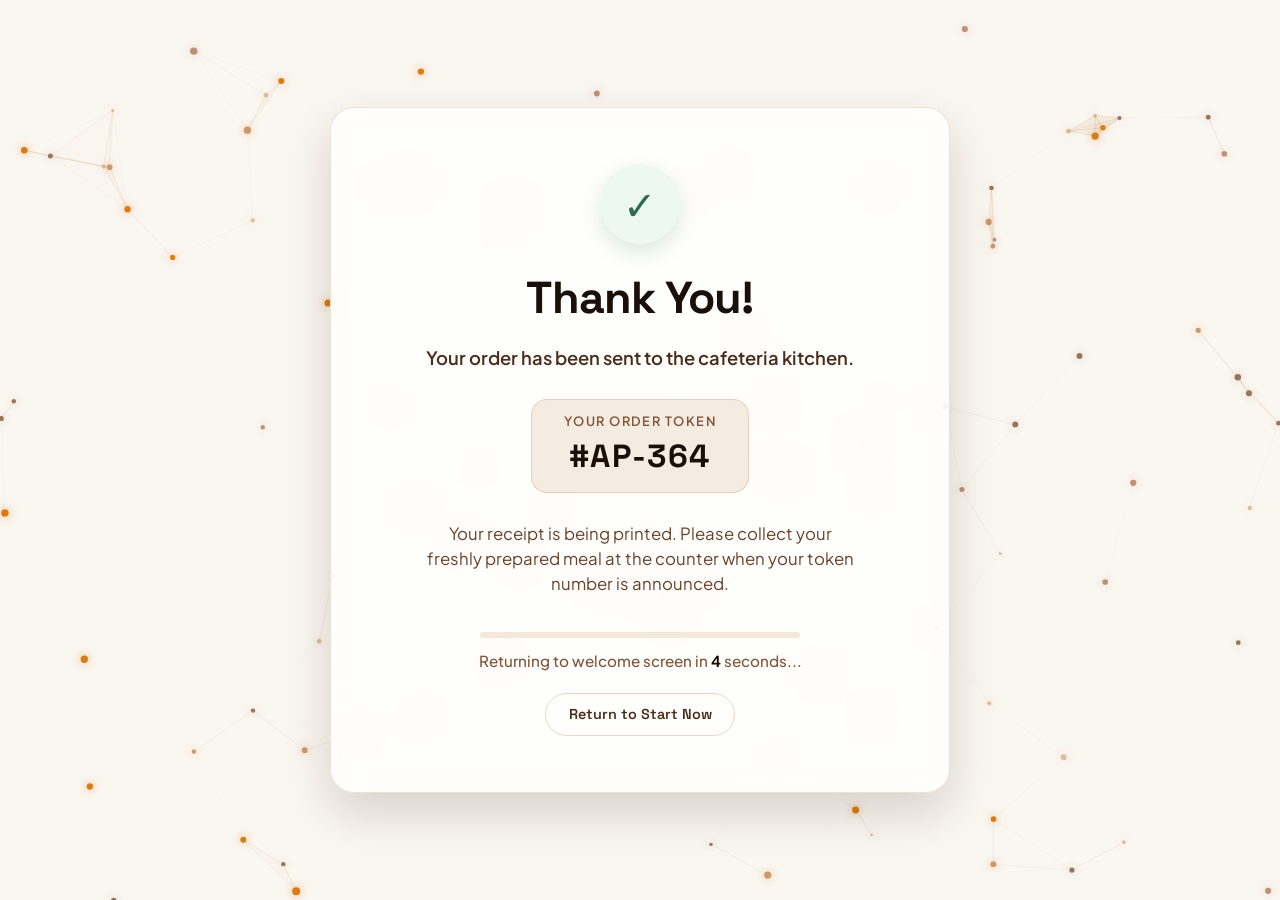
<file: src/main/resources/static/thankyou.html>
<!DOCTYPE html>
<html lang="en">
<head>
  <meta charset="UTF-8">
  <meta name="viewport" content="width=device-width, initial-scale=1.0">
  <title>Annapurna&trade; - Thank You!</title>
  <meta name="description" content="Thank you for ordering at Annapurna Cafeteria. Your order token is ready.">
  <link rel="icon" href="data:image/svg+xml,%3Csvg%20xmlns=%22http://www.w3.org/2000/svg%22%20viewBox=%220%200%20100%20100%22%3E%3Ctext%20y=%22.9em%22%20font-size=%2290%22%3E%E2%98%95%3C/text%3E%3C/svg%3E">
  
  <link rel="preconnect" href="https://fonts.googleapis.com">
  <link rel="preconnect" href="https://fonts.gstatic.com" crossorigin>
  <link rel="stylesheet" href="https://fonts.googleapis.com/css2?family=Outfit:wght@400;500;600;700;800&family=Plus+Jakarta+Sans:wght@300;400;500;600;700&family=Space+Grotesk:wght@400;500;600;700&display=swap">

  <link rel="stylesheet" href="css/style.css">
</head>
<body>

  <!-- Dynamic Antigravity Canvas Particle Animation (Same as Page 1) -->
  <canvas id="particle-canvas" aria-hidden="true"></canvas>

  <div class="page-wrapper">
    <div class="thankyou-container">
      
      <!-- Thank You Card -->
      <main class="thankyou-card" role="main">
        
        <!-- Animated Success Icon -->
        <div class="success-icon-circle" aria-hidden="true">
          <span>✓</span>
        </div>

        <h1 class="thankyou-title">Thank You!</h1>
        <p style="font-size: 1.15rem; font-weight: 600; color: var(--c-mocha);">
          Your order has been sent to the cafeteria kitchen.
        </p>

        <!-- Order Token Banner -->
        <div class="order-token-banner">
          <div class="token-label">Your Order Token</div>
          <div class="token-value" id="order-token-display">#AP-101</div>
        </div>

        <p class="thankyou-desc">
          Your receipt is being printed. Please collect your freshly prepared meal at the counter when your token number is announced.
        </p>

        <!-- 5-Second Animated Countdown to Page 1 (index.html) -->
        <div class="countdown-box">
          <div class="countdown-bar-wrapper">
            <div class="countdown-bar" id="countdown-progress"></div>
          </div>
          <div class="countdown-text">
            Returning to welcome screen in <span class="countdown-number" id="countdown-timer">5</span> seconds...
          </div>
          <a href="index.html" class="btn-return-now" id="return-now-btn">
            Return to Start Now
          </a>
        </div>

      </main>

    </div>
  </div>

  <!-- Scripts -->
  <script src="js/particles.js"></script>
  <script src="js/cart.js"></script>
  <script>
    document.addEventListener('DOMContentLoaded', () => {
      const tokenDisplay = document.getElementById('order-token-display');
      const timerDisplay = document.getElementById('countdown-timer');

      // Retrieve recent order token
      const lastOrder = CartManager.getLastOrder();
      if (lastOrder && lastOrder.token) {
        tokenDisplay.textContent = '#' + lastOrder.token;
      } else {
        tokenDisplay.textContent = '#AP-' + Math.floor(100 + Math.random() * 900);
      }

      // 4. AUTOMATIC TRANSITION TO PAGE 1 AFTER 5 SECONDS
      let secondsLeft = 5;
      const interval = setInterval(() => {
        secondsLeft -= 1;
        if (secondsLeft >= 0) {
          timerDisplay.textContent = secondsLeft;
        }
        if (secondsLeft <= 0) {
          clearInterval(interval);
          window.location.href = 'index.html';
        }
      }, 1000);
    });
  </script>
</body>
</html>
</file>
<file: src/main/resources/static/css/style.css>
/* ==========================================================================
   ANNAPURNA™ CAFETERIA MANAGEMENT SYSTEM
   Design System: Coffee & Vanilla Theme with Antigravity Headings
   ========================================================================== */

@import url('https://fonts.googleapis.com/css2?family=Outfit:wght@400;500;600;700;800&family=Plus+Jakarta+Sans:wght@300;400;500;600;700&family=Space+Grotesk:wght@400;500;600;700&display=swap');

:root {
  /* Coffee Palette */
  --c-espresso-dark: #1A1009;
  --c-espresso: #25160E;
  --c-espresso-light: #341F14;
  --c-mocha: #4A2E1B;
  --c-mocha-light: #674229;
  --c-roast: #7F5539;
  --c-caramel: #B07D62;
  --c-crema: #C68B59;
  --c-crema-light: #DDB892;

  /* Vanilla Palette */
  --v-cream-bg: #FAF6F0;
  --v-cream-surface: #FFFFFF;
  --v-cream-subtle: #F4ECE1;
  --v-custard: #E6C594;
  --v-gold: #D97706;
  --v-gold-glow: rgba(217, 119, 6, 0.25);
  
  /* State Colors */
  --c-danger: #9E2A2B;
  --c-danger-soft: #FDF0F0;
  --c-success: #2D6A4F;
  --c-success-soft: #EEF8F3;

  /* Typography */
  --font-heading: 'Space Grotesk', 'Outfit', sans-serif;
  --font-body: 'Plus Jakarta Sans', sans-serif;

  /* Elevation Shadows */
  --shadow-sm: 0 2px 6px rgba(37, 22, 14, 0.05);
  --shadow-md: 0 8px 24px rgba(37, 22, 14, 0.08);
  --shadow-lg: 0 16px 36px rgba(37, 22, 14, 0.12);
  --shadow-kiosk: 0 20px 48px rgba(37, 22, 14, 0.16);

  /* Radii */
  --radius-sm: 10px;
  --radius-md: 16px;
  --radius-lg: 24px;
  --radius-pill: 9999px;

  /* Spacing */
  --touch-min-height: 48px;
}

/* Reset & Base Setup */
*, *::before, *::after {
  box-sizing: border-box;
  margin: 0;
  padding: 0;
  -webkit-tap-highlight-color: transparent;
}

html, body {
  width: 100%;
  min-height: 100vh;
  font-family: var(--font-body);
  background-color: var(--v-cream-bg);
  color: var(--c-espresso);
  line-height: 1.5;
  overflow-x: hidden;
  user-select: none;
  -webkit-user-select: none;
}

/* Antigravity Heading Styling */
h1, h2, h3, h4, .brand-font {
  font-family: var(--font-heading);
  letter-spacing: -0.02em;
  font-weight: 700;
  color: var(--c-espresso-dark);
}

/* Canvas Layer */
#particle-canvas {
  position: fixed;
  top: 0;
  left: 0;
  width: 100%;
  height: 100%;
  z-index: 0;
  pointer-events: none;
}

.page-wrapper {
  position: relative;
  z-index: 1;
  min-height: 100vh;
  display: flex;
  flex-direction: column;
}

/* Welcome Page */
.welcome-container {
  display: flex;
  flex-direction: column;
  justify-content: space-between;
  align-items: center;
  min-height: 100vh;
  padding: 2.5rem 1.5rem;
  text-align: center;
}

.welcome-trademark-header {
  display: flex;
  flex-direction: column;
  align-items: center;
  gap: 0.35rem;
  margin-top: 1rem;
}

.trademark-badge {
  display: inline-flex;
  align-items: center;
  gap: 0.5rem;
  background: rgba(198, 139, 89, 0.15);
  border: 1px solid rgba(198, 139, 89, 0.35);
  padding: 0.35rem 1rem;
  border-radius: var(--radius-pill);
  font-size: 0.8rem;
  font-weight: 600;
  text-transform: uppercase;
  letter-spacing: 0.15em;
  color: var(--c-mocha);
}

.trademark-title {
  font-size: clamp(2.4rem, 6vw, 4.2rem);
  font-weight: 800;
  color: var(--c-espresso-dark);
  text-transform: uppercase;
  letter-spacing: 0.08em;
  position: relative;
  display: inline-block;
  text-shadow: 0 4px 18px rgba(37, 22, 14, 0.08);
}

.trademark-title sup {
  font-size: 0.4em;
  color: var(--c-crema);
  top: -1em;
  font-weight: 700;
}

.trademark-subtitle {
  font-size: clamp(0.9rem, 2vw, 1.15rem);
  font-weight: 500;
  color: var(--c-roast);
  letter-spacing: 0.05em;
}

.welcome-hero {
  max-width: 680px;
  background: rgba(255, 255, 255, 0.78);
  backdrop-filter: blur(12px);
  -webkit-backdrop-filter: blur(12px);
  border: 1px solid rgba(198, 139, 89, 0.25);
  padding: 3rem 2.5rem;
  border-radius: var(--radius-lg);
  box-shadow: var(--shadow-kiosk);
  display: flex;
  flex-direction: column;
  align-items: center;
  gap: 1.5rem;
  margin: 2rem 0;
  animation: heroFloat 4s ease-in-out infinite alternate;
}

@keyframes heroFloat {
  0% { transform: translateY(0px); }
  100% { transform: translateY(-8px); }
}

.hero-tag {
  color: var(--c-mocha);
  font-size: 0.9rem;
  font-weight: 600;
  text-transform: uppercase;
  letter-spacing: 0.12em;
}

.hero-heading {
  font-size: clamp(1.8rem, 4vw, 2.8rem);
  line-height: 1.15;
  color: var(--c-espresso-dark);
}

.hero-desc {
  font-size: 1.05rem;
  color: var(--c-mocha-light);
  max-width: 480px;
}

.btn-ready-order {
  display: inline-flex;
  align-items: center;
  justify-content: center;
  gap: 0.85rem;
  background: linear-gradient(135deg, var(--c-espresso) 0%, var(--c-mocha) 100%);
  color: #FFFDF9;
  text-decoration: none;
  font-family: var(--font-heading);
  font-size: 1.25rem;
  font-weight: 700;
  padding: 1.15rem 3rem;
  border-radius: var(--radius-pill);
  box-shadow: 0 10px 25px rgba(37, 22, 14, 0.28);
  border: 1px solid rgba(221, 184, 146, 0.35);
  transition: all 0.3s cubic-bezier(0.16, 1, 0.3, 1);
  cursor: pointer;
  min-height: var(--touch-min-height);
}

.btn-ready-order:hover {
  transform: translateY(-3px) scale(1.02);
  box-shadow: 0 16px 35px rgba(37, 22, 14, 0.38), 0 0 20px var(--v-gold-glow);
  background: linear-gradient(135deg, var(--c-espresso-dark) 0%, var(--c-mocha-light) 100%);
}

.btn-ready-order:active {
  transform: scale(0.97);
}

.welcome-footer {
  font-size: 0.85rem;
  color: var(--c-roast);
  display: flex;
  align-items: center;
  gap: 1rem;
}

.kiosk-pill {
  background: var(--v-cream-subtle);
  border: 1px solid rgba(198, 139, 89, 0.2);
  padding: 0.3rem 0.85rem;
  border-radius: var(--radius-pill);
  font-weight: 600;
}

/* Menu Page */
.menu-header {
  position: sticky;
  top: 0;
  z-index: 10;
  background: rgba(250, 246, 240, 0.94);
  backdrop-filter: blur(14px);
  -webkit-backdrop-filter: blur(14px);
  border-bottom: 1px solid rgba(198, 139, 89, 0.2);
  padding: 1rem 1.75rem;
  display: flex;
  justify-content: space-between;
  align-items: center;
  box-shadow: var(--shadow-sm);
}

.menu-header-brand {
  display: flex;
  align-items: center;
  gap: 0.75rem;
}

.brand-badge {
  font-size: 1.5rem;
  font-weight: 800;
  color: var(--c-espresso-dark);
  letter-spacing: 0.04em;
}

.brand-badge sup {
  color: var(--c-crema);
  font-size: 0.45em;
}

.header-status-badge {
  display: flex;
  align-items: center;
  gap: 0.4rem;
  font-size: 0.78rem;
  color: var(--c-mocha);
  background: var(--v-cream-subtle);
  padding: 0.35rem 0.8rem;
  border-radius: var(--radius-pill);
  font-weight: 600;
}

.status-dot {
  width: 8px;
  height: 8px;
  border-radius: 50%;
  background: #10B981;
  box-shadow: 0 0 8px rgba(16, 185, 129, 0.6);
}

.btn-cancel-menu {
  display: inline-flex;
  align-items: center;
  gap: 0.5rem;
  background: #FFF5F5;
  color: var(--c-danger);
  border: 1.5px solid #F8D7DA;
  padding: 0.65rem 1.25rem;
  border-radius: var(--radius-pill);
  font-family: var(--font-heading);
  font-size: 0.95rem;
  font-weight: 600;
  cursor: pointer;
  transition: all 0.2s ease;
  min-height: var(--touch-min-height);
}

.btn-cancel-menu:hover {
  background: var(--c-danger);
  color: #FFFFFF;
  border-color: var(--c-danger);
  box-shadow: 0 4px 12px rgba(158, 42, 43, 0.25);
}

.btn-cancel-menu:active {
  transform: scale(0.96);
}

.category-filter-bar {
  padding: 1.25rem 1.75rem 0.5rem;
  display: flex;
  align-items: center;
  gap: 0.75rem;
  overflow-x: auto;
  scrollbar-width: none;
}

.category-filter-bar::-webkit-scrollbar {
  display: none;
}

.filter-tab {
  white-space: nowrap;
  background: var(--v-cream-surface);
  border: 1px solid rgba(198, 139, 89, 0.25);
  color: var(--c-mocha);
  font-family: var(--font-heading);
  font-size: 0.95rem;
  font-weight: 600;
  padding: 0.65rem 1.4rem;
  border-radius: var(--radius-pill);
  cursor: pointer;
  transition: all 0.25s ease;
  box-shadow: var(--shadow-sm);
  display: flex;
  align-items: center;
  gap: 0.5rem;
}

.filter-tab:hover {
  border-color: var(--c-crema);
  background: #FFFDF9;
}

.filter-tab.active {
  background: var(--c-espresso);
  color: #FFFDF9;
  border-color: var(--c-espresso);
  box-shadow: 0 4px 14px rgba(37, 22, 14, 0.22);
}

.menu-main-content {
  padding: 1.25rem 1.75rem 6.5rem;
  max-width: 1400px;
  margin: 0 auto;
  width: 100%;
}

.vending-grid {
  display: grid;
  grid-template-columns: repeat(auto-fill, minmax(280px, 1fr));
  gap: 1.5rem;
}

.food-card {
  background: var(--v-cream-surface);
  border-radius: var(--radius-md);
  border: 1px solid rgba(198, 139, 89, 0.18);
  overflow: hidden;
  box-shadow: var(--shadow-sm);
  display: flex;
  flex-direction: column;
  transition: transform 0.25s ease, box-shadow 0.25s ease;
  position: relative;
}

.food-card:hover {
  transform: translateY(-4px);
  box-shadow: var(--shadow-md);
  border-color: var(--c-crema);
}

.food-card-media {
  position: relative;
  width: 100%;
  height: 180px;
  overflow: hidden;
  background: var(--v-cream-subtle);
}

.food-card-img {
  width: 100%;
  height: 100%;
  object-fit: cover;
  transition: transform 0.4s ease;
}

.food-card:hover .food-card-img {
  transform: scale(1.05);
}

.food-badge {
  position: absolute;
  top: 12px;
  left: 12px;
  background: rgba(37, 22, 14, 0.85);
  color: #FFFDF9;
  backdrop-filter: blur(6px);
  font-size: 0.72rem;
  font-weight: 700;
  text-transform: uppercase;
  letter-spacing: 0.06em;
  padding: 0.25rem 0.65rem;
  border-radius: var(--radius-pill);
}

.stock-pill {
  position: absolute;
  bottom: 12px;
  right: 12px;
  background: rgba(255, 255, 255, 0.95);
  color: var(--c-mocha);
  backdrop-filter: blur(6px);
  font-size: 0.75rem;
  font-weight: 700;
  padding: 0.28rem 0.7rem;
  border-radius: var(--radius-pill);
  box-shadow: 0 2px 8px rgba(0, 0, 0, 0.12);
  border: 1px solid rgba(198, 139, 89, 0.25);
}

.stock-pill.low-stock {
  color: var(--c-danger);
  border-color: #F8D7DA;
}

.food-card-body {
  padding: 1.25rem;
  display: flex;
  flex-direction: column;
  flex-grow: 1;
  justify-content: space-between;
}

.food-card-header {
  display: flex;
  justify-content: space-between;
  align-items: flex-start;
  margin-bottom: 0.4rem;
}

.food-name {
  font-size: 1.15rem;
  font-weight: 700;
  color: var(--c-espresso-dark);
  line-height: 1.25;
}

.food-price {
  font-family: var(--font-heading);
  font-size: 1.25rem;
  font-weight: 800;
  color: var(--c-mocha);
  white-space: nowrap;
}

.food-desc {
  font-size: 0.86rem;
  color: var(--c-roast);
  margin-bottom: 1.2rem;
  line-height: 1.4;
  display: -webkit-box;
  -webkit-line-clamp: 2;
  -webkit-box-orient: vertical;
  overflow: hidden;
}

.card-actions {
  display: flex;
  align-items: center;
  justify-content: space-between;
  gap: 0.5rem;
  margin-top: auto;
}

.btn-add-cart {
  width: 100%;
  background: var(--c-mocha);
  color: #FFFDF9;
  border: none;
  font-family: var(--font-heading);
  font-size: 0.98rem;
  font-weight: 700;
  padding: 0.75rem 1rem;
  border-radius: var(--radius-sm);
  cursor: pointer;
  transition: all 0.2s ease;
  display: flex;
  align-items: center;
  justify-content: center;
  gap: 0.5rem;
  min-height: var(--touch-min-height);
}

.btn-add-cart:hover {
  background: var(--c-espresso);
  box-shadow: 0 4px 12px rgba(37, 22, 14, 0.2);
}

.btn-add-cart:active {
  transform: scale(0.97);
}

.card-qty-controller {
  display: flex;
  align-items: center;
  justify-content: space-between;
  width: 100%;
  background: var(--v-cream-subtle);
  border: 1px solid rgba(198, 139, 89, 0.3);
  border-radius: var(--radius-sm);
  padding: 0.25rem 0.35rem;
}

.qty-btn {
  background: var(--v-cream-surface);
  border: 1px solid rgba(198, 139, 89, 0.25);
  color: var(--c-espresso);
  width: 40px;
  height: 40px;
  border-radius: 8px;
  display: flex;
  align-items: center;
  justify-content: center;
  font-size: 1.2rem;
  font-weight: 700;
  cursor: pointer;
  transition: all 0.15s ease;
}

.qty-btn:hover {
  background: var(--c-mocha);
  color: #FFFDF9;
  border-color: var(--c-mocha);
}

.qty-btn:active {
  transform: scale(0.92);
}

.qty-number {
  font-family: var(--font-heading);
  font-weight: 800;
  font-size: 1.15rem;
  color: var(--c-espresso-dark);
  min-width: 2rem;
  text-align: center;
}

.btn-cancel-item {
  background: transparent;
  border: none;
  color: var(--c-danger);
  font-size: 0.8rem;
  font-weight: 600;
  cursor: pointer;
  padding: 0.2rem 0.5rem;
  text-decoration: underline;
  text-underline-offset: 2px;
}

.btn-cancel-item:hover {
  color: #6A1415;
}

/* Floating Cart Button */
.floating-cart-btn {
  position: fixed;
  bottom: 2rem;
  right: 2rem;
  z-index: 100;
  background: linear-gradient(135deg, var(--c-espresso) 0%, var(--c-mocha) 100%);
  color: #FFFDF9;
  text-decoration: none;
  padding: 1rem 1.8rem;
  border-radius: var(--radius-pill);
  box-shadow: 0 12px 32px rgba(37, 22, 14, 0.35), 0 0 15px var(--v-gold-glow);
  display: flex;
  align-items: center;
  gap: 1rem;
  font-family: var(--font-heading);
  font-weight: 700;
  border: 1.5px solid rgba(221, 184, 146, 0.35);
  transition: all 0.3s cubic-bezier(0.16, 1, 0.3, 1);
  cursor: pointer;
}

.floating-cart-btn:hover {
  transform: translateY(-4px) scale(1.03);
  box-shadow: 0 18px 40px rgba(37, 22, 14, 0.45), 0 0 25px var(--v-gold-glow);
}

.floating-cart-btn:active {
  transform: scale(0.97);
}

.cart-icon-wrapper {
  position: relative;
  font-size: 1.4rem;
  display: flex;
  align-items: center;
}

.cart-count-badge {
  position: absolute;
  top: -8px;
  right: -12px;
  background: var(--v-gold);
  color: #FFFFFF;
  font-size: 0.75rem;
  font-weight: 800;
  width: 22px;
  height: 22px;
  border-radius: 50%;
  display: flex;
  align-items: center;
  justify-content: center;
  box-shadow: 0 2px 6px rgba(0, 0, 0, 0.2);
}

.cart-btn-text {
  font-size: 1.1rem;
}

.cart-btn-price {
  background: rgba(255, 255, 255, 0.15);
  padding: 0.25rem 0.65rem;
  border-radius: var(--radius-pill);
  font-size: 0.95rem;
}

/* Billing Page (Invisible lines table) */
.billing-wrapper {
  max-width: 820px;
  margin: 2rem auto;
  padding: 0 1.5rem 3rem;
  width: 100%;
}

.billing-header-bar {
  display: flex;
  justify-content: space-between;
  align-items: center;
  margin-bottom: 2rem;
}

.btn-cancel-billing {
  display: inline-flex;
  align-items: center;
  gap: 0.5rem;
  background: var(--v-cream-surface);
  color: var(--c-mocha);
  border: 1.5px solid rgba(198, 139, 89, 0.35);
  padding: 0.65rem 1.3rem;
  border-radius: var(--radius-pill);
  font-family: var(--font-heading);
  font-size: 0.95rem;
  font-weight: 600;
  cursor: pointer;
  transition: all 0.2s ease;
  text-decoration: none;
  min-height: var(--touch-min-height);
  box-shadow: var(--shadow-sm);
}

.btn-cancel-billing:hover {
  background: var(--v-cream-subtle);
  border-color: var(--c-mocha);
  color: var(--c-espresso-dark);
}

.btn-cancel-billing:active {
  transform: scale(0.97);
}

.billing-card {
  background: var(--v-cream-surface);
  border-radius: var(--radius-lg);
  border: 1px solid rgba(198, 139, 89, 0.2);
  padding: 2.5rem;
  box-shadow: var(--shadow-lg);
}

.bill-receipt-header {
  text-align: center;
  border-bottom: 1px dashed rgba(198, 139, 89, 0.35);
  padding-bottom: 1.75rem;
  margin-bottom: 2rem;
}

.receipt-cafe-title {
  font-size: 2.2rem;
  font-weight: 800;
  letter-spacing: 0.06em;
  color: var(--c-espresso-dark);
}

.receipt-cafe-title sup {
  color: var(--c-crema);
  font-size: 0.45em;
}

.receipt-meta {
  margin-top: 0.5rem;
  font-size: 0.88rem;
  color: var(--c-roast);
  display: flex;
  justify-content: center;
  flex-wrap: wrap;
  gap: 1.25rem;
}

/* Invisible Lines Table */
.billing-table {
  width: 100%;
  border-collapse: collapse;
  border: none;
  margin-bottom: 2rem;
}

.billing-table th,
.billing-table td {
  border: none;
  padding: 1.1rem 0.75rem;
}

.billing-table th {
  font-family: var(--font-heading);
  font-size: 0.85rem;
  text-transform: uppercase;
  letter-spacing: 0.08em;
  color: var(--c-roast);
  font-weight: 600;
  text-align: left;
}

.billing-table td {
  font-size: 1rem;
  color: var(--c-espresso);
}

.billing-table .col-item {
  width: 48%;
  font-weight: 600;
}

.billing-table .col-qty {
  width: 16%;
  text-align: center;
}

.billing-table .col-price {
  width: 18%;
  text-align: right;
  font-family: var(--font-heading);
}

.billing-table .col-subtotal {
  width: 18%;
  text-align: right;
  font-family: var(--font-heading);
  font-weight: 700;
  color: var(--c-espresso-dark);
}

.billing-table tbody tr:nth-child(even) td {
  background-color: var(--v-cream-bg);
}

.billing-table tbody tr td:first-child {
  border-top-left-radius: var(--radius-sm);
  border-bottom-left-radius: var(--radius-sm);
}

.billing-table tbody tr td:last-child {
  border-top-right-radius: var(--radius-sm);
  border-bottom-right-radius: var(--radius-sm);
}

.bill-summary-section {
  border-top: 1px dashed rgba(198, 139, 89, 0.35);
  padding-top: 1.5rem;
  display: flex;
  flex-direction: column;
  gap: 0.75rem;
}

.summary-row {
  display: flex;
  justify-content: space-between;
  font-size: 1.05rem;
  color: var(--c-mocha);
}

.summary-row.grand-total {
  margin-top: 0.5rem;
  padding-top: 0.75rem;
  border-top: 2px solid var(--c-espresso);
  font-size: 1.5rem;
  font-weight: 800;
  font-family: var(--font-heading);
  color: var(--c-espresso-dark);
}

.grand-total-amount {
  color: var(--c-mocha);
}

.billing-actions {
  display: flex;
  justify-content: flex-end;
  gap: 1rem;
  margin-top: 2.5rem;
}

.btn-print-bill {
  display: inline-flex;
  align-items: center;
  gap: 0.75rem;
  background: linear-gradient(135deg, var(--c-espresso) 0%, var(--c-mocha) 100%);
  color: #FFFDF9;
  border: none;
  font-family: var(--font-heading);
  font-size: 1.15rem;
  font-weight: 700;
  padding: 1.1rem 2.5rem;
  border-radius: var(--radius-pill);
  cursor: pointer;
  box-shadow: 0 10px 25px rgba(37, 22, 14, 0.25);
  transition: all 0.25s ease;
  min-height: var(--touch-min-height);
}

.btn-print-bill:hover {
  transform: translateY(-2px);
  box-shadow: 0 15px 30px rgba(37, 22, 14, 0.35);
  background: var(--c-espresso-dark);
}

.btn-print-bill:active {
  transform: scale(0.97);
}

.empty-bill-state {
  text-align: center;
  padding: 3rem 1.5rem;
}

.empty-bill-state p {
  color: var(--c-roast);
  font-size: 1.1rem;
  margin-bottom: 1.5rem;
}

/* Thank You Page */
.thankyou-container {
  display: flex;
  flex-direction: column;
  justify-content: center;
  align-items: center;
  min-height: 100vh;
  padding: 2rem 1.5rem;
  text-align: center;
}

.thankyou-card {
  max-width: 620px;
  width: 100%;
  background: rgba(255, 255, 255, 0.82);
  backdrop-filter: blur(14px);
  -webkit-backdrop-filter: blur(14px);
  border: 1px solid rgba(198, 139, 89, 0.25);
  border-radius: var(--radius-lg);
  padding: 3.5rem 2.5rem;
  box-shadow: var(--shadow-kiosk);
  display: flex;
  flex-direction: column;
  align-items: center;
  gap: 1.25rem;
}

.success-icon-circle {
  width: 80px;
  height: 80px;
  border-radius: 50%;
  background: var(--c-success-soft);
  color: var(--c-success);
  display: flex;
  align-items: center;
  justify-content: center;
  font-size: 2.5rem;
  box-shadow: 0 8px 20px rgba(45, 106, 79, 0.15);
  margin-bottom: 0.5rem;
  animation: scaleIn 0.5s cubic-bezier(0.16, 1, 0.3, 1);
}

@keyframes scaleIn {
  0% { transform: scale(0.5); opacity: 0; }
  100% { transform: scale(1); opacity: 1; }
}

.thankyou-title {
  font-size: clamp(2rem, 4.5vw, 2.8rem);
  line-height: 1.15;
  color: var(--c-espresso-dark);
}

.order-token-banner {
  background: var(--v-cream-subtle);
  border: 1px solid rgba(198, 139, 89, 0.3);
  padding: 0.75rem 2rem;
  border-radius: var(--radius-md);
  margin: 0.5rem 0;
}

.token-label {
  font-size: 0.8rem;
  text-transform: uppercase;
  letter-spacing: 0.12em;
  color: var(--c-roast);
  font-weight: 600;
}

.token-value {
  font-family: var(--font-heading);
  font-size: 2rem;
  font-weight: 800;
  color: var(--c-espresso-dark);
  letter-spacing: 0.05em;
}

.thankyou-desc {
  font-size: 1.05rem;
  color: var(--c-mocha-light);
  line-height: 1.5;
  max-width: 440px;
}

.countdown-box {
  margin-top: 1rem;
  display: flex;
  flex-direction: column;
  align-items: center;
  gap: 0.75rem;
  width: 100%;
}

.countdown-bar-wrapper {
  width: 100%;
  max-width: 320px;
  height: 6px;
  background: rgba(198, 139, 89, 0.2);
  border-radius: var(--radius-pill);
  overflow: hidden;
}

.countdown-bar {
  height: 100%;
  width: 100%;
  background: linear-gradient(90deg, var(--c-crema) 0%, var(--v-gold) 100%);
  animation: countdownProgress 5s linear forwards;
}

@keyframes countdownProgress {
  0% { width: 100%; }
  100% { width: 0%; }
}

.countdown-text {
  font-size: 0.95rem;
  color: var(--c-roast);
  font-weight: 500;
}

.countdown-number {
  font-weight: 700;
  color: var(--c-espresso-dark);
}

.btn-return-now {
  margin-top: 0.5rem;
  background: transparent;
  color: var(--c-mocha);
  border: 1px solid rgba(198, 139, 89, 0.35);
  font-family: var(--font-heading);
  font-size: 0.9rem;
  font-weight: 600;
  padding: 0.6rem 1.4rem;
  border-radius: var(--radius-pill);
  cursor: pointer;
  transition: all 0.2s ease;
  text-decoration: none;
}

.btn-return-now:hover {
  background: var(--v-cream-subtle);
  color: var(--c-espresso-dark);
}

/* Responsive Rules */
@media (max-width: 768px) {
  .welcome-hero {
    padding: 2rem 1.5rem;
    margin: 1rem 0;
  }

  .menu-header {
    padding: 0.85rem 1rem;
  }

  .brand-badge {
    font-size: 1.2rem;
  }

  .header-status-badge {
    display: none;
  }

  .category-filter-bar {
    padding: 1rem 1rem 0.25rem;
  }

  .menu-main-content {
    padding: 1rem 1rem 6rem;
  }

  .vending-grid {
    grid-template-columns: repeat(auto-fill, minmax(240px, 1fr));
    gap: 1rem;
  }

  .floating-cart-btn {
    bottom: 1.25rem;
    right: 1.25rem;
    padding: 0.85rem 1.4rem;
  }

  .billing-card {
    padding: 1.5rem;
  }

  .billing-table th, 
  .billing-table td {
    padding: 0.85rem 0.4rem;
    font-size: 0.92rem;
  }

  .btn-print-bill {
    width: 100%;
    justify-content: center;
  }
}

@media (min-width: 1400px) {
  .vending-grid {
    grid-template-columns: repeat(4, 1fr);
  }
}

/* ==========================================================================
   WELCOME PAGE - TOP UTILITY BAR & ADMIN ACCESS
   ========================================================================== */

.welcome-top-bar {
  width: 100%;
  max-width: 1400px;
  margin: 0 auto;
  padding: 1.25rem 2rem 0;
  display: flex;
  justify-content: space-between;
  align-items: center;
  position: relative;
  z-index: 10;
}

.top-status-indicator {
  display: inline-flex;
  align-items: center;
  gap: 0.5rem;
  background: rgba(255, 255, 255, 0.7);
  backdrop-filter: blur(8px);
  -webkit-backdrop-filter: blur(8px);
  border: 1px solid rgba(198, 139, 89, 0.25);
  padding: 0.4rem 1rem;
  border-radius: var(--radius-pill);
  font-size: 0.8rem;
  font-weight: 600;
  color: var(--c-mocha);
}

.btn-top-admin-login {
  display: inline-flex;
  align-items: center;
  gap: 0.5rem;
  background: rgba(255, 255, 255, 0.88);
  backdrop-filter: blur(8px);
  -webkit-backdrop-filter: blur(8px);
  border: 1.5px solid rgba(198, 139, 89, 0.35);
  color: var(--c-espresso-dark);
  font-family: var(--font-heading);
  font-size: 0.88rem;
  font-weight: 700;
  padding: 0.45rem 1.15rem;
  border-radius: var(--radius-pill);
  text-decoration: none;
  box-shadow: var(--shadow-sm);
  transition: all 0.25s cubic-bezier(0.16, 1, 0.3, 1);
  cursor: pointer;
}

.btn-top-admin-login:hover {
  background: var(--c-espresso);
  color: #FFFDF9;
  border-color: var(--c-espresso);
  transform: translateY(-2px);
  box-shadow: var(--shadow-md), 0 0 14px var(--v-gold-glow);
}

.btn-top-admin-login.logged-in {
  background: rgba(45, 106, 79, 0.1);
  border-color: rgba(45, 106, 79, 0.4);
  color: var(--c-success);
}

/* ==========================================================================
   ADMIN LOGIN PAGE
   ========================================================================== */

.login-container {
  display: flex;
  flex-direction: column;
  justify-content: center;
  align-items: center;
  min-height: 100vh;
  padding: 2rem 1.5rem;
}

.login-top-nav {
  width: 100%;
  max-width: 480px;
  margin-bottom: 1.25rem;
  display: flex;
  justify-content: flex-start;
}

.btn-return-kiosk-link {
  display: inline-flex;
  align-items: center;
  gap: 0.5rem;
  color: var(--c-mocha);
  text-decoration: none;
  font-family: var(--font-heading);
  font-size: 0.92rem;
  font-weight: 600;
  padding: 0.45rem 1rem;
  border-radius: var(--radius-pill);
  background: rgba(255, 255, 255, 0.7);
  border: 1px solid rgba(198, 139, 89, 0.25);
  transition: all 0.2s ease;
}

.btn-return-kiosk-link:hover {
  background: var(--v-cream-surface);
  color: var(--c-espresso-dark);
  border-color: var(--c-crema);
}

.login-card {
  width: 100%;
  max-width: 480px;
  background: rgba(255, 255, 255, 0.88);
  backdrop-filter: blur(16px);
  -webkit-backdrop-filter: blur(16px);
  border: 1px solid rgba(198, 139, 89, 0.3);
  border-radius: var(--radius-lg);
  padding: 2.75rem 2.25rem;
  box-shadow: var(--shadow-kiosk);
  display: flex;
  flex-direction: column;
  gap: 1.4rem;
  animation: heroFloat 4s ease-in-out infinite alternate;
}

.login-card-header {
  text-align: center;
  display: flex;
  flex-direction: column;
  align-items: center;
  gap: 0.5rem;
}

.admin-badge-pill {
  display: inline-flex;
  align-items: center;
  gap: 0.4rem;
  background: rgba(198, 139, 89, 0.15);
  border: 1px solid rgba(198, 139, 89, 0.35);
  padding: 0.3rem 0.85rem;
  border-radius: var(--radius-pill);
  font-size: 0.75rem;
  font-weight: 700;
  text-transform: uppercase;
  letter-spacing: 0.1em;
  color: var(--c-mocha);
}

.login-title {
  font-size: 1.9rem;
  color: var(--c-espresso-dark);
  letter-spacing: -0.02em;
}

.login-subtitle {
  font-size: 0.9rem;
  color: var(--c-roast);
  line-height: 1.45;
  max-width: 380px;
}

.demo-credential-box {
  background: var(--v-cream-subtle);
  border: 1px dashed rgba(198, 139, 89, 0.4);
  padding: 0.65rem 0.9rem;
  border-radius: var(--radius-sm);
  font-size: 0.82rem;
  color: var(--c-mocha);
  text-align: center;
}

.demo-credential-box code {
  font-family: monospace;
  font-size: 0.85rem;
  color: var(--c-espresso-dark);
  display: block;
  margin-top: 0.2rem;
}

.login-error-banner {
  background: #FFF5F5;
  border: 1px solid #F8D7DA;
  color: var(--c-danger);
  padding: 0.75rem 1rem;
  border-radius: var(--radius-sm);
  font-size: 0.88rem;
  font-weight: 600;
  display: flex;
  align-items: center;
  gap: 0.5rem;
}

.shake {
  animation: shakeX 0.4s ease;
}

@keyframes shakeX {
  0%, 100% { transform: translateX(0); }
  20%, 60% { transform: translateX(-8px); }
  40%, 80% { transform: translateX(8px); }
}

.login-form {
  display: flex;
  flex-direction: column;
  gap: 1.15rem;
}

.form-group {
  display: flex;
  flex-direction: column;
  gap: 0.4rem;
}

.form-label {
  font-family: var(--font-heading);
  font-size: 0.88rem;
  font-weight: 700;
  color: var(--c-espresso);
}

.input-wrapper {
  position: relative;
  display: flex;
  align-items: center;
}

.input-icon {
  position: absolute;
  left: 1rem;
  font-size: 1rem;
  color: var(--c-roast);
  pointer-events: none;
}

.form-input, .form-select, .form-textarea {
  width: 100%;
  padding: 0.8rem 1rem 0.8rem 2.8rem;
  background: #FFFFFF;
  border: 1.5px solid rgba(198, 139, 89, 0.3);
  border-radius: var(--radius-sm);
  font-family: var(--font-body);
  font-size: 0.95rem;
  color: var(--c-espresso-dark);
  outline: none;
  transition: all 0.2s ease;
}

.form-input:focus, .form-select:focus, .form-textarea:focus {
  border-color: var(--c-crema);
  box-shadow: 0 0 0 3px rgba(198, 139, 89, 0.2);
}

.btn-toggle-password {
  position: absolute;
  right: 0.75rem;
  background: transparent;
  border: none;
  font-size: 1.1rem;
  cursor: pointer;
  padding: 0.25rem 0.5rem;
}

.btn-login-submit {
  width: 100%;
  background: linear-gradient(135deg, var(--c-espresso) 0%, var(--c-mocha) 100%);
  color: #FFFDF9;
  border: none;
  font-family: var(--font-heading);
  font-size: 1.05rem;
  font-weight: 700;
  padding: 0.95rem 1.5rem;
  border-radius: var(--radius-pill);
  cursor: pointer;
  box-shadow: 0 8px 20px rgba(37, 22, 14, 0.25);
  display: flex;
  align-items: center;
  justify-content: center;
  gap: 0.75rem;
  margin-top: 0.5rem;
  transition: all 0.25s ease;
}

.btn-login-submit:hover {
  background: var(--c-espresso-dark);
  transform: translateY(-2px);
  box-shadow: 0 12px 26px rgba(37, 22, 14, 0.35);
}

.login-card-footer {
  text-align: center;
  font-size: 0.8rem;
  color: var(--c-roast);
  border-top: 1px dashed rgba(198, 139, 89, 0.25);
  padding-top: 1rem;
}

/* ==========================================================================
   ADMIN DASHBOARD & MENU MANAGEMENT
   ========================================================================== */

.admin-body {
  background-color: #F7F3EC;
}

.admin-header {
  position: sticky;
  top: 0;
  z-index: 50;
  background: rgba(250, 246, 240, 0.95);
  backdrop-filter: blur(14px);
  -webkit-backdrop-filter: blur(14px);
  border-bottom: 1px solid rgba(198, 139, 89, 0.22);
  padding: 0.85rem 2rem;
  display: flex;
  justify-content: space-between;
  align-items: center;
  box-shadow: var(--shadow-sm);
}

.admin-header-left {
  display: flex;
  align-items: center;
  gap: 0.85rem;
}

.admin-header-right {
  display: flex;
  align-items: center;
  gap: 0.85rem;
}

.btn-preview-kiosk {
  display: inline-flex;
  align-items: center;
  gap: 0.5rem;
  background: var(--v-cream-surface);
  color: var(--c-mocha);
  border: 1.5px solid rgba(198, 139, 89, 0.35);
  padding: 0.55rem 1.15rem;
  border-radius: var(--radius-pill);
  font-family: var(--font-heading);
  font-size: 0.88rem;
  font-weight: 700;
  text-decoration: none;
  transition: all 0.2s ease;
  box-shadow: var(--shadow-sm);
}

.btn-preview-kiosk:hover {
  background: var(--c-mocha);
  color: #FFFDF9;
  border-color: var(--c-mocha);
  transform: translateY(-2px);
}

.btn-admin-logout {
  display: inline-flex;
  align-items: center;
  gap: 0.4rem;
  background: #FFF5F5;
  color: var(--c-danger);
  border: 1.5px solid #F8D7DA;
  padding: 0.55rem 1.15rem;
  border-radius: var(--radius-pill);
  font-family: var(--font-heading);
  font-size: 0.88rem;
  font-weight: 700;
  cursor: pointer;
  transition: all 0.2s ease;
}

.btn-admin-logout:hover {
  background: var(--c-danger);
  color: #FFFFFF;
}

.admin-main {
  padding: 2rem 2rem 4rem;
}

.admin-container {
  max-width: 1400px;
  margin: 0 auto;
  display: flex;
  flex-direction: column;
  gap: 1.75rem;
}

/* Metrics Overview Grid */
.admin-metrics-grid {
  display: grid;
  grid-template-columns: repeat(auto-fit, minmax(220px, 1fr));
  gap: 1.25rem;
}

.metric-card {
  background: var(--v-cream-surface);
  border: 1px solid rgba(198, 139, 89, 0.2);
  border-radius: var(--radius-md);
  padding: 1.25rem 1.5rem;
  display: flex;
  align-items: center;
  gap: 1.1rem;
  box-shadow: var(--shadow-sm);
}

.metric-icon {
  width: 48px;
  height: 48px;
  border-radius: 12px;
  background: rgba(198, 139, 89, 0.15);
  color: var(--c-mocha);
  display: flex;
  align-items: center;
  justify-content: center;
  font-size: 1.4rem;
}

.metric-info {
  display: flex;
  flex-direction: column;
}

.metric-label {
  font-size: 0.82rem;
  color: var(--c-roast);
  font-weight: 600;
  text-transform: uppercase;
  letter-spacing: 0.05em;
}

.metric-val {
  font-family: var(--font-heading);
  font-size: 1.75rem;
  font-weight: 800;
  color: var(--c-espresso-dark);
  line-height: 1.2;
}

/* Toolbar Actions */
.admin-action-bar {
  display: flex;
  justify-content: space-between;
  align-items: center;
  gap: 1rem;
  flex-wrap: wrap;
}

.admin-action-left {
  display: flex;
  align-items: center;
  gap: 0.85rem;
}

.btn-add-food-item {
  display: inline-flex;
  align-items: center;
  gap: 0.6rem;
  background: linear-gradient(135deg, var(--c-espresso) 0%, var(--c-mocha) 100%);
  color: #FFFDF9;
  border: none;
  font-family: var(--font-heading);
  font-size: 0.95rem;
  font-weight: 700;
  padding: 0.75rem 1.6rem;
  border-radius: var(--radius-pill);
  cursor: pointer;
  box-shadow: 0 6px 18px rgba(37, 22, 14, 0.22);
  transition: all 0.25s ease;
}

.btn-add-food-item:hover {
  background: var(--c-espresso-dark);
  transform: translateY(-2px);
  box-shadow: 0 10px 24px rgba(37, 22, 14, 0.32);
}

.btn-secondary-action {
  display: inline-flex;
  align-items: center;
  gap: 0.4rem;
  background: var(--v-cream-surface);
  border: 1px solid rgba(198, 139, 89, 0.3);
  color: var(--c-mocha);
  font-family: var(--font-heading);
  font-size: 0.88rem;
  font-weight: 600;
  padding: 0.75rem 1.25rem;
  border-radius: var(--radius-pill);
  cursor: pointer;
  transition: all 0.2s ease;
}

.btn-secondary-action:hover {
  background: var(--v-cream-subtle);
  color: var(--c-espresso-dark);
}

.admin-search-box {
  position: relative;
  display: flex;
  align-items: center;
}

.admin-search-box span {
  position: absolute;
  left: 1rem;
  font-size: 0.95rem;
  color: var(--c-roast);
  pointer-events: none;
}

.admin-search-box input {
  padding: 0.7rem 1.25rem 0.7rem 2.6rem;
  background: var(--v-cream-surface);
  border: 1px solid rgba(198, 139, 89, 0.3);
  border-radius: var(--radius-pill);
  font-family: var(--font-body);
  font-size: 0.9rem;
  color: var(--c-espresso-dark);
  width: 280px;
  outline: none;
  transition: all 0.2s ease;
}

.admin-search-box input:focus {
  border-color: var(--c-crema);
  width: 320px;
  box-shadow: 0 0 0 3px rgba(198, 139, 89, 0.15);
}

.admin-filter-bar {
  padding: 0;
  margin: 0;
}

/* Management Table */
.admin-table-container {
  background: var(--v-cream-surface);
  border: 1px solid rgba(198, 139, 89, 0.2);
  border-radius: var(--radius-md);
  overflow: hidden;
  box-shadow: var(--shadow-sm);
}

.admin-table {
  width: 100%;
  border-collapse: collapse;
  text-align: left;
}

.admin-table th {
  background: var(--v-cream-subtle);
  font-family: var(--font-heading);
  font-size: 0.82rem;
  text-transform: uppercase;
  letter-spacing: 0.08em;
  color: var(--c-roast);
  font-weight: 700;
  padding: 1rem 1.25rem;
  border-bottom: 1px solid rgba(198, 139, 89, 0.2);
}

.admin-table td {
  padding: 1.15rem 1.25rem;
  border-bottom: 1px solid rgba(198, 139, 89, 0.12);
  vertical-align: middle;
}

.admin-table tr:hover td {
  background: #FCFAF6;
}

.admin-thumb-img {
  width: 58px;
  height: 58px;
  border-radius: 10px;
  object-fit: cover;
  border: 1px solid rgba(198, 139, 89, 0.25);
}

.admin-item-title-wrap {
  display: flex;
  align-items: center;
  gap: 0.6rem;
  margin-bottom: 0.2rem;
}

.admin-item-name {
  font-family: var(--font-heading);
  font-size: 1.05rem;
  font-weight: 700;
  color: var(--c-espresso-dark);
}

.admin-item-desc {
  font-size: 0.82rem;
  color: var(--c-roast);
  line-height: 1.35;
  max-width: 380px;
}

.category-tag {
  display: inline-block;
  background: var(--v-cream-subtle);
  border: 1px solid rgba(198, 139, 89, 0.25);
  color: var(--c-mocha);
  font-size: 0.8rem;
  font-weight: 600;
  padding: 0.25rem 0.65rem;
  border-radius: var(--radius-pill);
}

.admin-price-cell {
  font-family: var(--font-heading);
  font-size: 1.15rem;
  font-weight: 800;
  color: var(--c-mocha);
}

/* Quick Stock Adjuster */
.admin-stock-adjuster {
  display: inline-flex;
  align-items: center;
  gap: 0.4rem;
  background: var(--v-cream-subtle);
  border: 1px solid rgba(198, 139, 89, 0.3);
  padding: 0.25rem 0.4rem;
  border-radius: 8px;
}

.stock-btn {
  width: 28px;
  height: 28px;
  background: #FFFFFF;
  border: 1px solid rgba(198, 139, 89, 0.3);
  color: var(--c-espresso);
  border-radius: 6px;
  font-size: 1.1rem;
  font-weight: 700;
  display: flex;
  align-items: center;
  justify-content: center;
  cursor: pointer;
  transition: all 0.15s ease;
}

.stock-btn:hover {
  background: var(--c-mocha);
  color: #FFFDF9;
}

.stock-display {
  font-family: var(--font-heading);
  font-weight: 800;
  font-size: 1.05rem;
  min-width: 2rem;
  text-align: center;
  color: var(--c-espresso-dark);
}

.stock-display.zero {
  color: var(--c-danger);
}

.status-pill-badge {
  display: inline-flex;
  align-items: center;
  gap: 0.35rem;
  padding: 0.3rem 0.75rem;
  border-radius: var(--radius-pill);
  font-size: 0.78rem;
  font-weight: 700;
}

.status-pill-badge.in-stock {
  background: var(--c-success-soft);
  color: var(--c-success);
}

.status-pill-badge.low-stock {
  background: #FFFBEB;
  color: var(--v-gold);
  border: 1px solid rgba(217, 119, 6, 0.3);
}

.status-pill-badge.out-stock {
  background: var(--c-danger-soft);
  color: var(--c-danger);
  border: 1px solid rgba(158, 42, 43, 0.25);
}

.admin-row-actions {
  display: inline-flex;
  align-items: center;
  gap: 0.5rem;
}

.btn-edit-item {
  background: var(--v-cream-subtle);
  border: 1px solid rgba(198, 139, 89, 0.35);
  color: var(--c-mocha);
  font-family: var(--font-heading);
  font-size: 0.85rem;
  font-weight: 700;
  padding: 0.45rem 0.85rem;
  border-radius: 8px;
  cursor: pointer;
  transition: all 0.2s ease;
}

.btn-edit-item:hover {
  background: var(--c-mocha);
  color: #FFFDF9;
}

.btn-delete-item {
  background: #FFF5F5;
  border: 1px solid #F8D7DA;
  color: var(--c-danger);
  font-family: var(--font-heading);
  font-size: 0.85rem;
  font-weight: 700;
  padding: 0.45rem 0.85rem;
  border-radius: 8px;
  cursor: pointer;
  transition: all 0.2s ease;
}

.btn-delete-item:hover {
  background: var(--c-danger);
  color: #FFFFFF;
}

/* ==========================================================================
   MODAL DIALOG (ADD / EDIT FOOD ITEM)
   ========================================================================== */

.modal-overlay {
  position: fixed;
  top: 0;
  left: 0;
  width: 100%;
  height: 100%;
  background: rgba(26, 16, 9, 0.65);
  backdrop-filter: blur(8px);
  -webkit-backdrop-filter: blur(8px);
  z-index: 200;
  display: flex;
  justify-content: center;
  align-items: center;
  padding: 1.5rem;
  opacity: 0;
  visibility: hidden;
  transition: all 0.25s ease;
}

.modal-overlay.active {
  opacity: 1;
  visibility: visible;
}

.modal-card {
  width: 100%;
  max-width: 680px;
  max-height: 90vh;
  overflow-y: auto;
  background: var(--v-cream-surface);
  border: 1px solid rgba(198, 139, 89, 0.3);
  border-radius: var(--radius-lg);
  padding: 2.25rem;
  box-shadow: var(--shadow-kiosk);
  display: flex;
  flex-direction: column;
  gap: 1.5rem;
  transform: scale(0.95);
  transition: transform 0.25s cubic-bezier(0.16, 1, 0.3, 1);
}

.modal-overlay.active .modal-card {
  transform: scale(1);
}

.modal-header {
  display: flex;
  justify-content: space-between;
  align-items: center;
  border-bottom: 1px solid rgba(198, 139, 89, 0.2);
  padding-bottom: 1rem;
}

.modal-title {
  font-size: 1.5rem;
  color: var(--c-espresso-dark);
}

.btn-close-modal {
  background: transparent;
  border: none;
  font-size: 1.8rem;
  line-height: 1;
  color: var(--c-roast);
  cursor: pointer;
  padding: 0.25rem 0.5rem;
  border-radius: 6px;
  transition: all 0.15s ease;
}

.btn-close-modal:hover {
  background: var(--v-cream-subtle);
  color: var(--c-espresso);
}

.modal-form {
  display: flex;
  flex-direction: column;
  gap: 1.15rem;
}

.form-grid-2 {
  display: grid;
  grid-template-columns: 1fr 1fr;
  gap: 1.15rem;
}

.form-select {
  padding-left: 1rem;
  cursor: pointer;
}

.form-textarea {
  padding-left: 1rem;
  resize: vertical;
}

.form-hint {
  font-size: 0.78rem;
  color: var(--c-roast);
}

/* Image Presets Bar */
.image-presets-section {
  display: flex;
  flex-direction: column;
  gap: 0.4rem;
}

.presets-label {
  font-size: 0.8rem;
  font-weight: 700;
  color: var(--c-mocha);
  text-transform: uppercase;
  letter-spacing: 0.05em;
}

.presets-btn-bar {
  display: flex;
  flex-wrap: wrap;
  gap: 0.4rem;
}

.btn-preset {
  background: var(--v-cream-subtle);
  border: 1px solid rgba(198, 139, 89, 0.25);
  color: var(--c-espresso);
  font-size: 0.78rem;
  font-weight: 600;
  padding: 0.35rem 0.7rem;
  border-radius: var(--radius-pill);
  cursor: pointer;
  transition: all 0.15s ease;
}

.btn-preset:hover {
  background: var(--c-mocha);
  color: #FFFDF9;
  border-color: var(--c-mocha);
}

.modal-actions {
  display: flex;
  justify-content: flex-end;
  align-items: center;
  gap: 0.85rem;
  border-top: 1px solid rgba(198, 139, 89, 0.2);
  padding-top: 1.25rem;
  margin-top: 0.5rem;
}

/* Responsive Rules for Admin */
@media (max-width: 900px) {
  .admin-table {
    display: block;
    overflow-x: auto;
  }
}

@media (max-width: 768px) {
  .welcome-top-bar {
    padding: 1rem 1rem 0;
  }

  .admin-header {
    padding: 0.75rem 1rem;
    flex-wrap: wrap;
    gap: 0.75rem;
  }

  .admin-main {
    padding: 1rem 1rem 4rem;
  }

  .form-grid-2 {
    grid-template-columns: 1fr;
  }

  .modal-card {
    padding: 1.5rem;
  }
}
</file>
<file: src/main/resources/static/css/print.css>
/* ==========================================================================
   ANNAPURNA™ CAFETERIA - THERMAL & RECEIPT PRINT STYLESHEET
   Optimized for 80mm receipt printers and standard paper sizes.
   ========================================================================== */

@media print {
  /* Hide non-printable UI elements */
  #particle-canvas,
  .btn-cancel-billing,
  .billing-actions,
  .category-filter-bar,
  .floating-cart-btn,
  .menu-header,
  header,
  footer,
  nav,
  button {
    display: none !important;
  }

  body, html {
    background: #FFFFFF !important;
    color: #000000 !important;
    font-size: 12pt;
    margin: 0;
    padding: 0;
  }

  .page-wrapper {
    min-height: auto !important;
    display: block !important;
  }

  .billing-wrapper {
    max-width: 100% !important;
    margin: 0 !important;
    padding: 10mm !important;
  }

  .billing-card {
    border: none !important;
    box-shadow: none !important;
    padding: 0 !important;
    background: transparent !important;
  }

  .bill-receipt-header {
    border-bottom: 1px dashed #000000 !important;
    padding-bottom: 5mm !important;
    margin-bottom: 5mm !important;
  }

  .receipt-cafe-title {
    font-size: 18pt !important;
    color: #000000 !important;
    text-align: center;
  }

  .receipt-meta {
    font-size: 9pt !important;
    color: #333333 !important;
  }

  /* Table strictly maintains invisible lines */
  .billing-table {
    width: 100% !important;
    border: none !important;
    border-collapse: collapse !important;
    margin: 5mm 0 !important;
  }

  .billing-table th,
  .billing-table td {
    border: none !important;
    padding: 3mm 2mm !important;
    color: #000000 !important;
    background-color: transparent !important;
  }

  .billing-table th {
    border-bottom: 1px dashed #000000 !important;
    font-size: 9pt !important;
  }

  .billing-table td {
    font-size: 10pt !important;
  }

  .bill-summary-section {
    border-top: 1px dashed #000000 !important;
    padding-top: 4mm !important;
    margin-top: 4mm !important;
  }

  .summary-row.grand-total {
    border-top: 1px solid #000000 !important;
    font-size: 13pt !important;
    font-weight: bold !important;
  }

  .print-receipt-footer {
    display: block !important;
    margin-top: 8mm;
    text-align: center;
    font-size: 8pt;
    border-top: 1px dashed #666;
    padding-top: 4mm;
  }
}

.print-receipt-footer {
  display: none;
}
</file>
